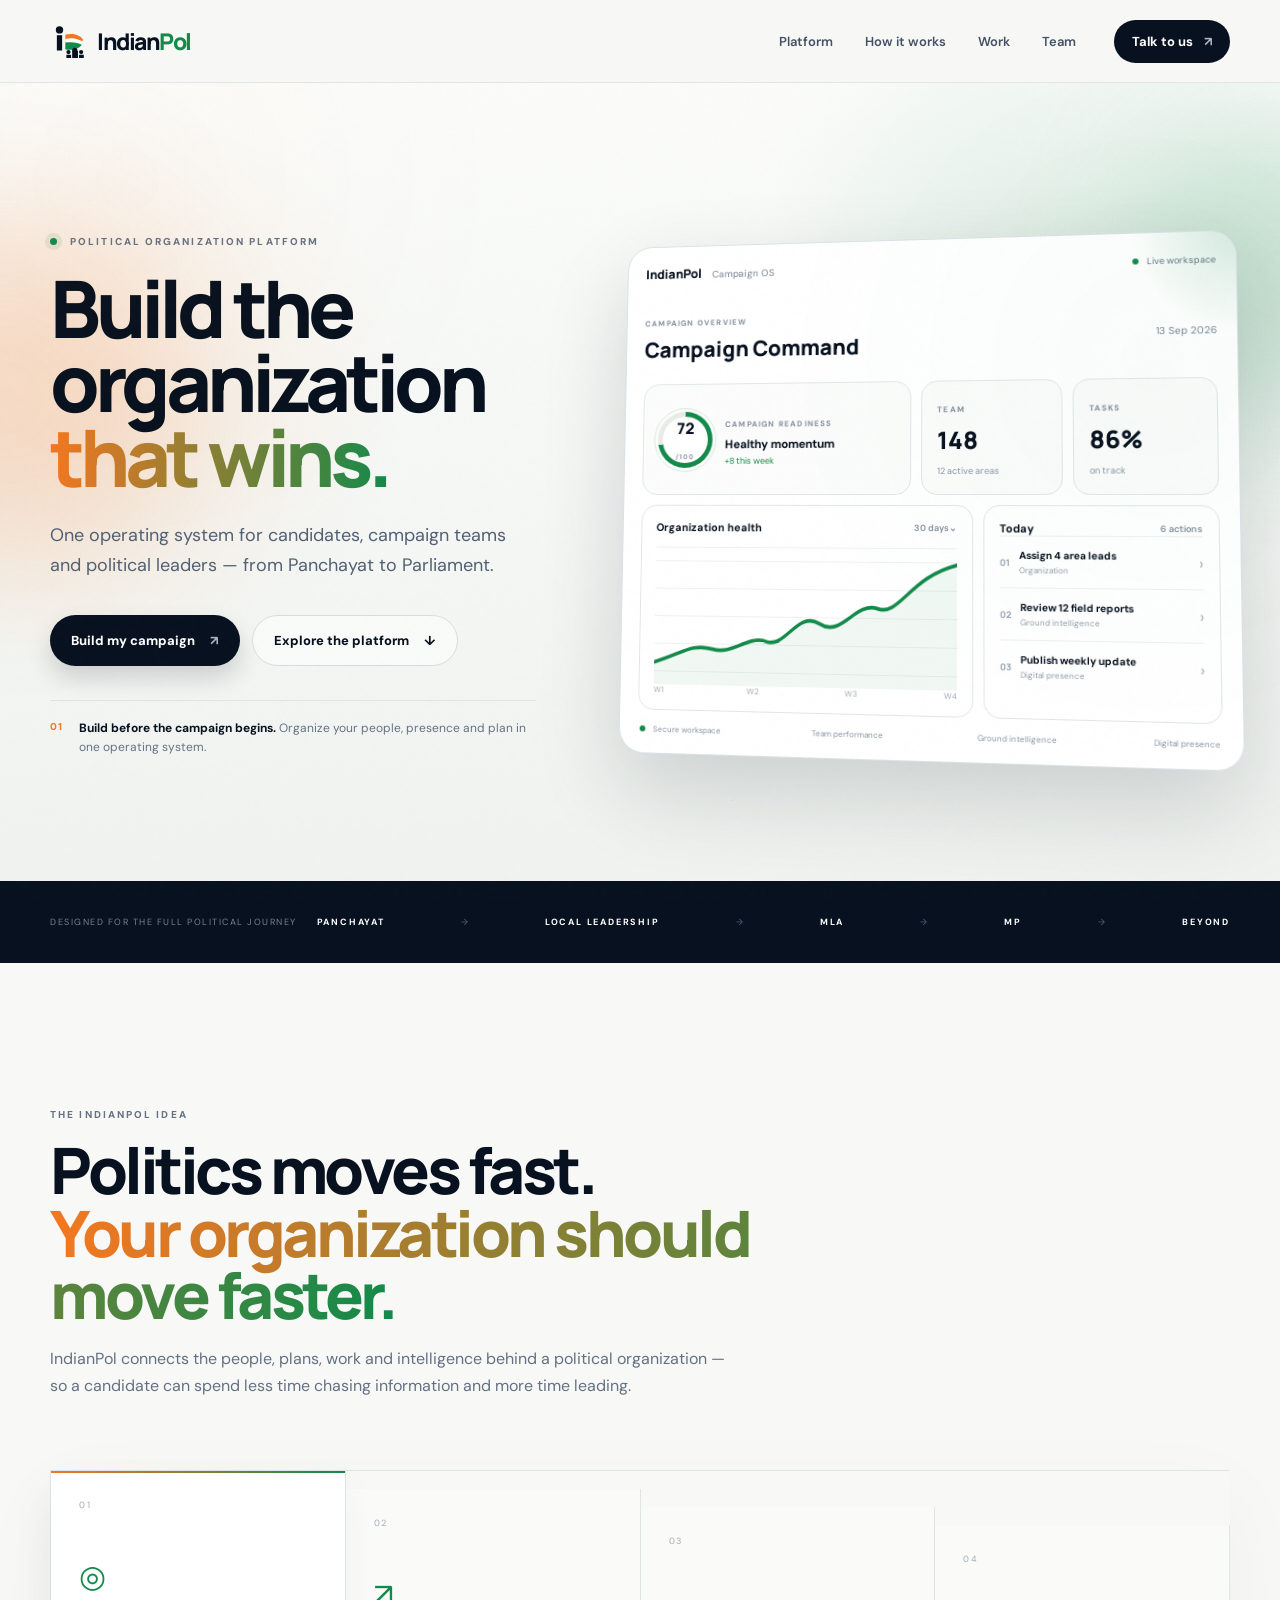
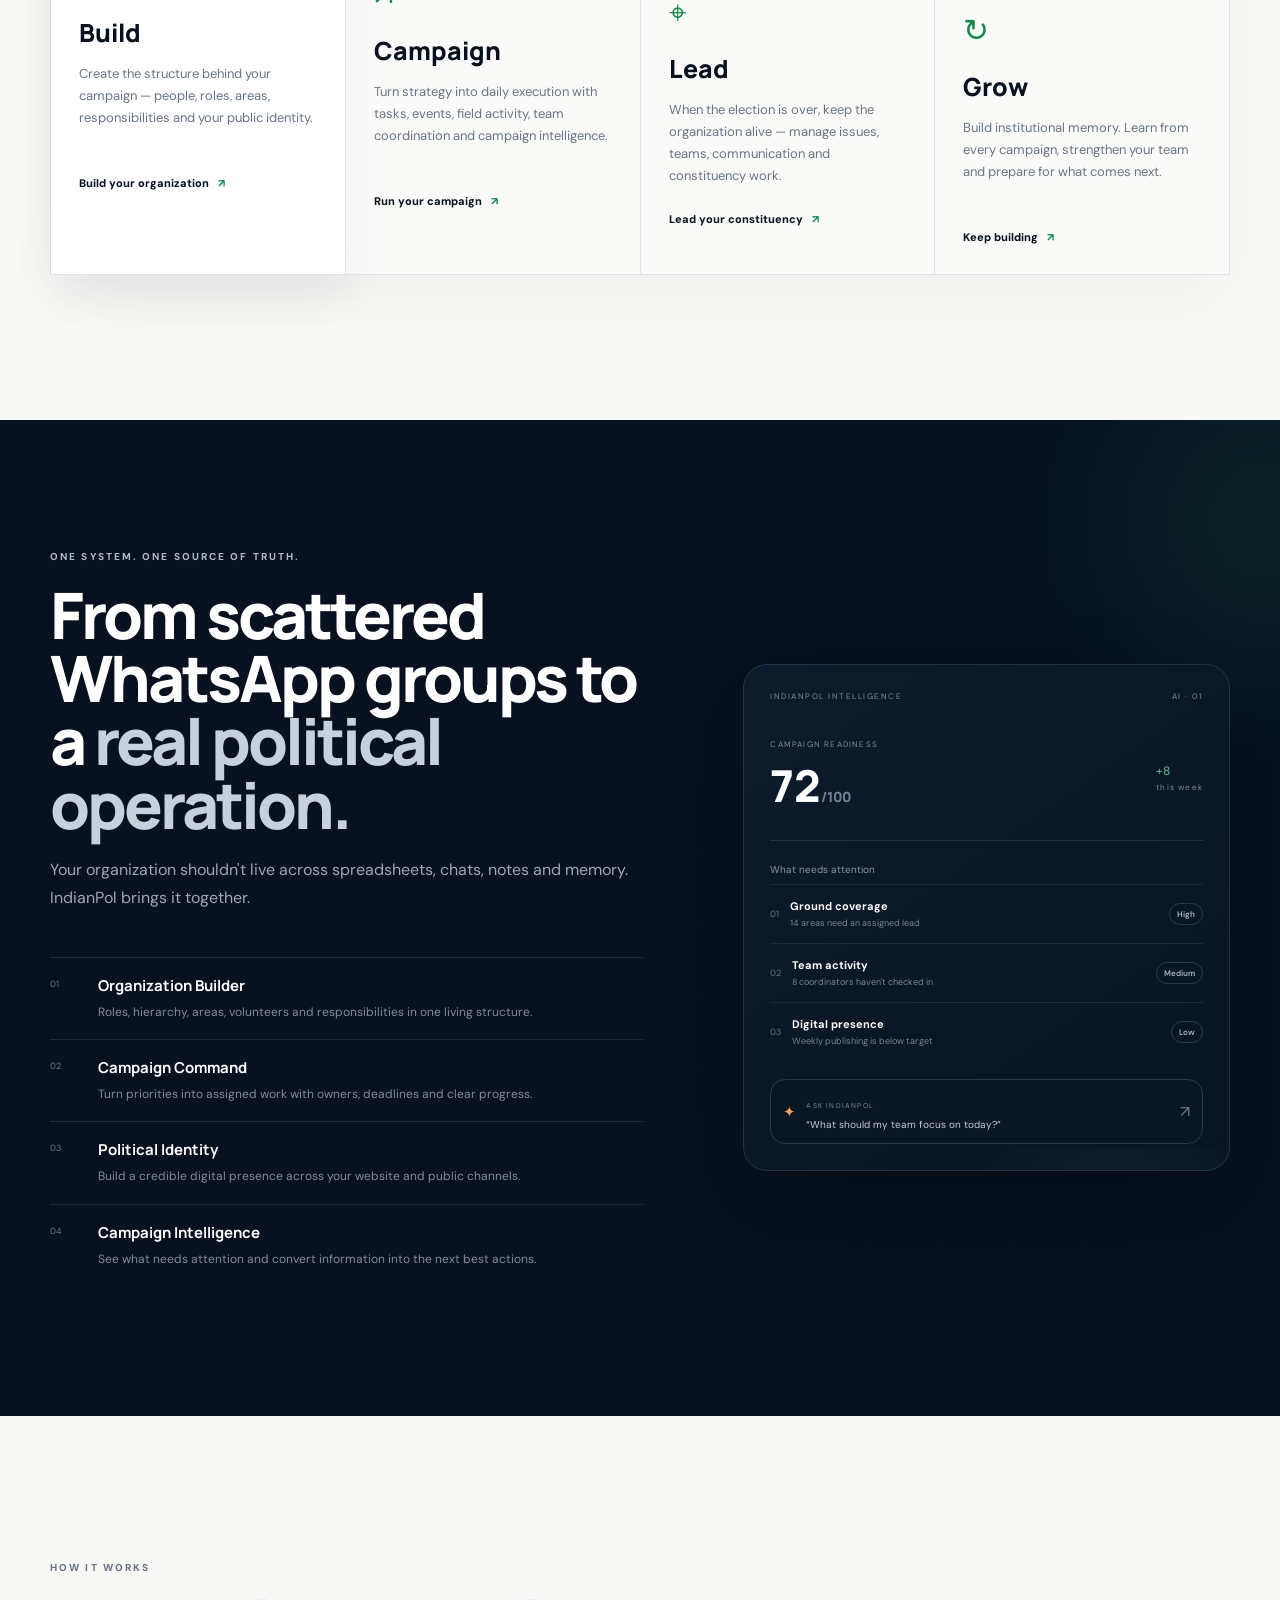
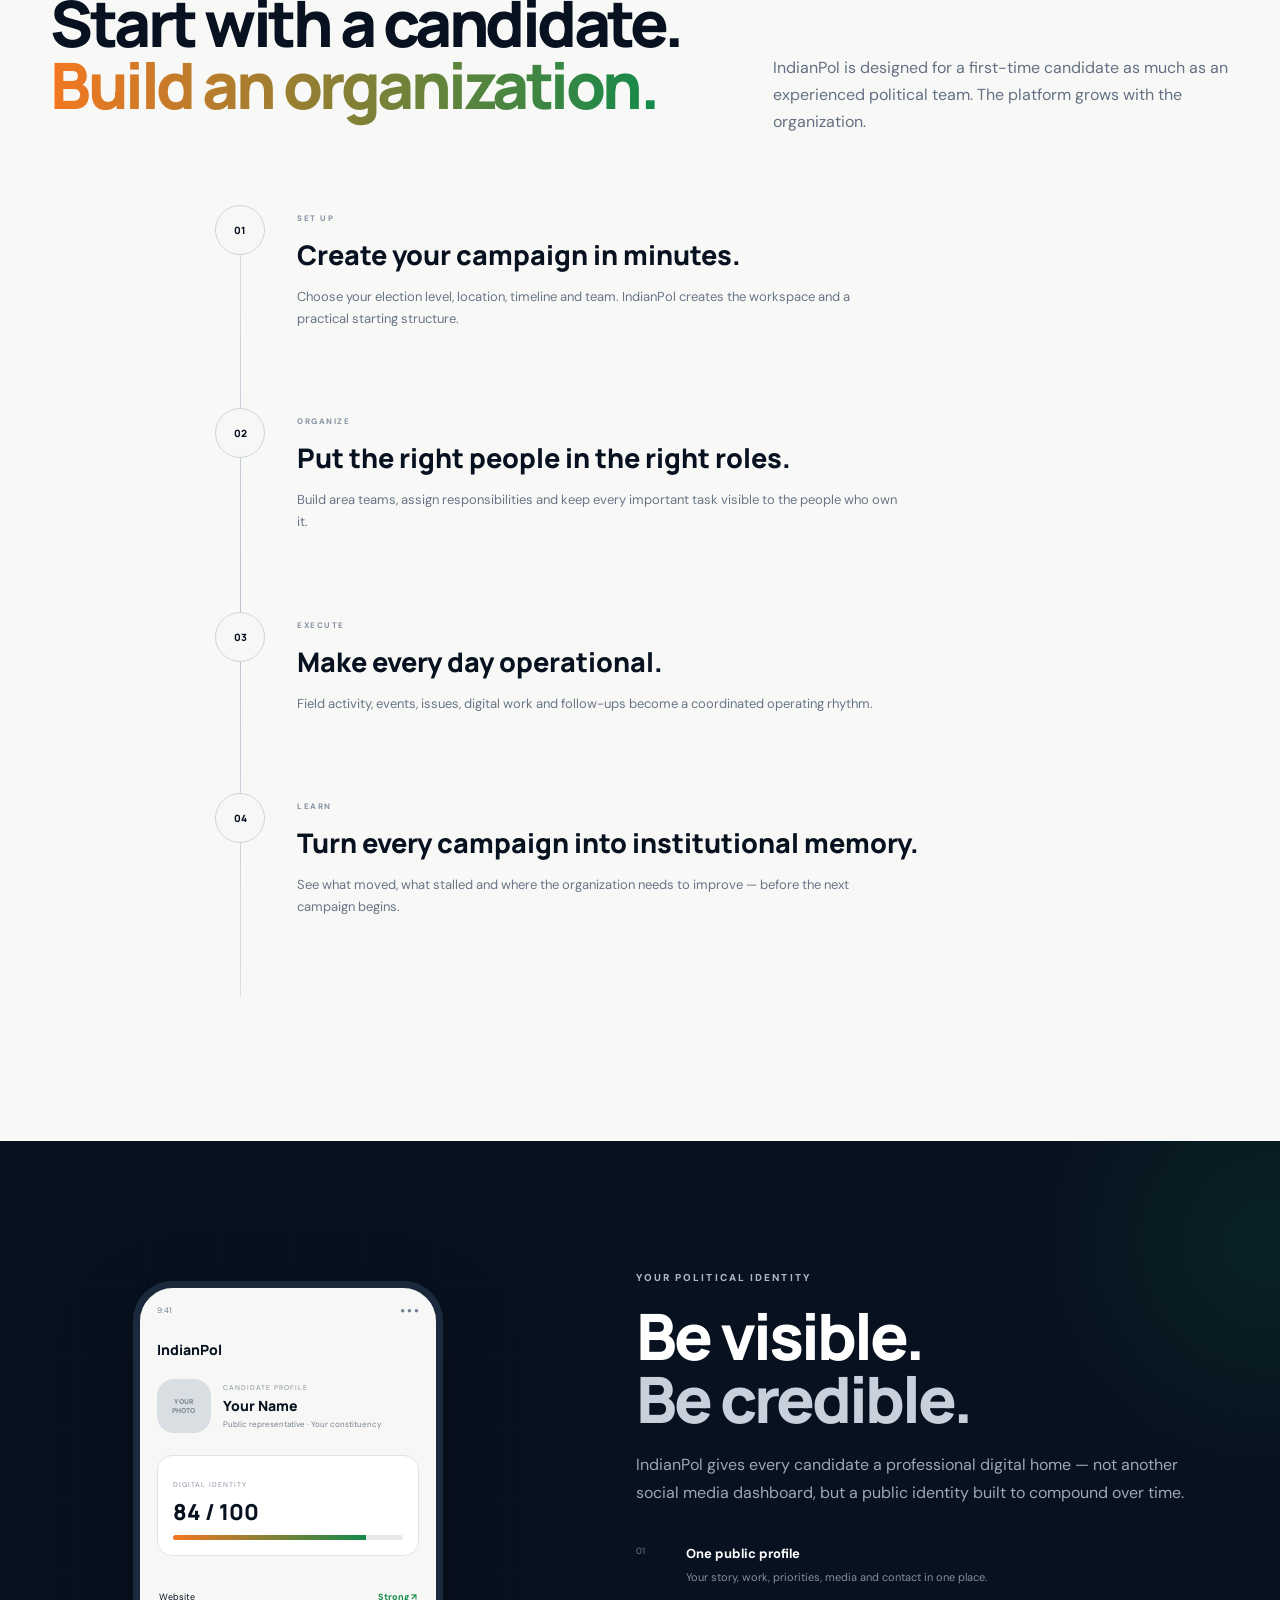
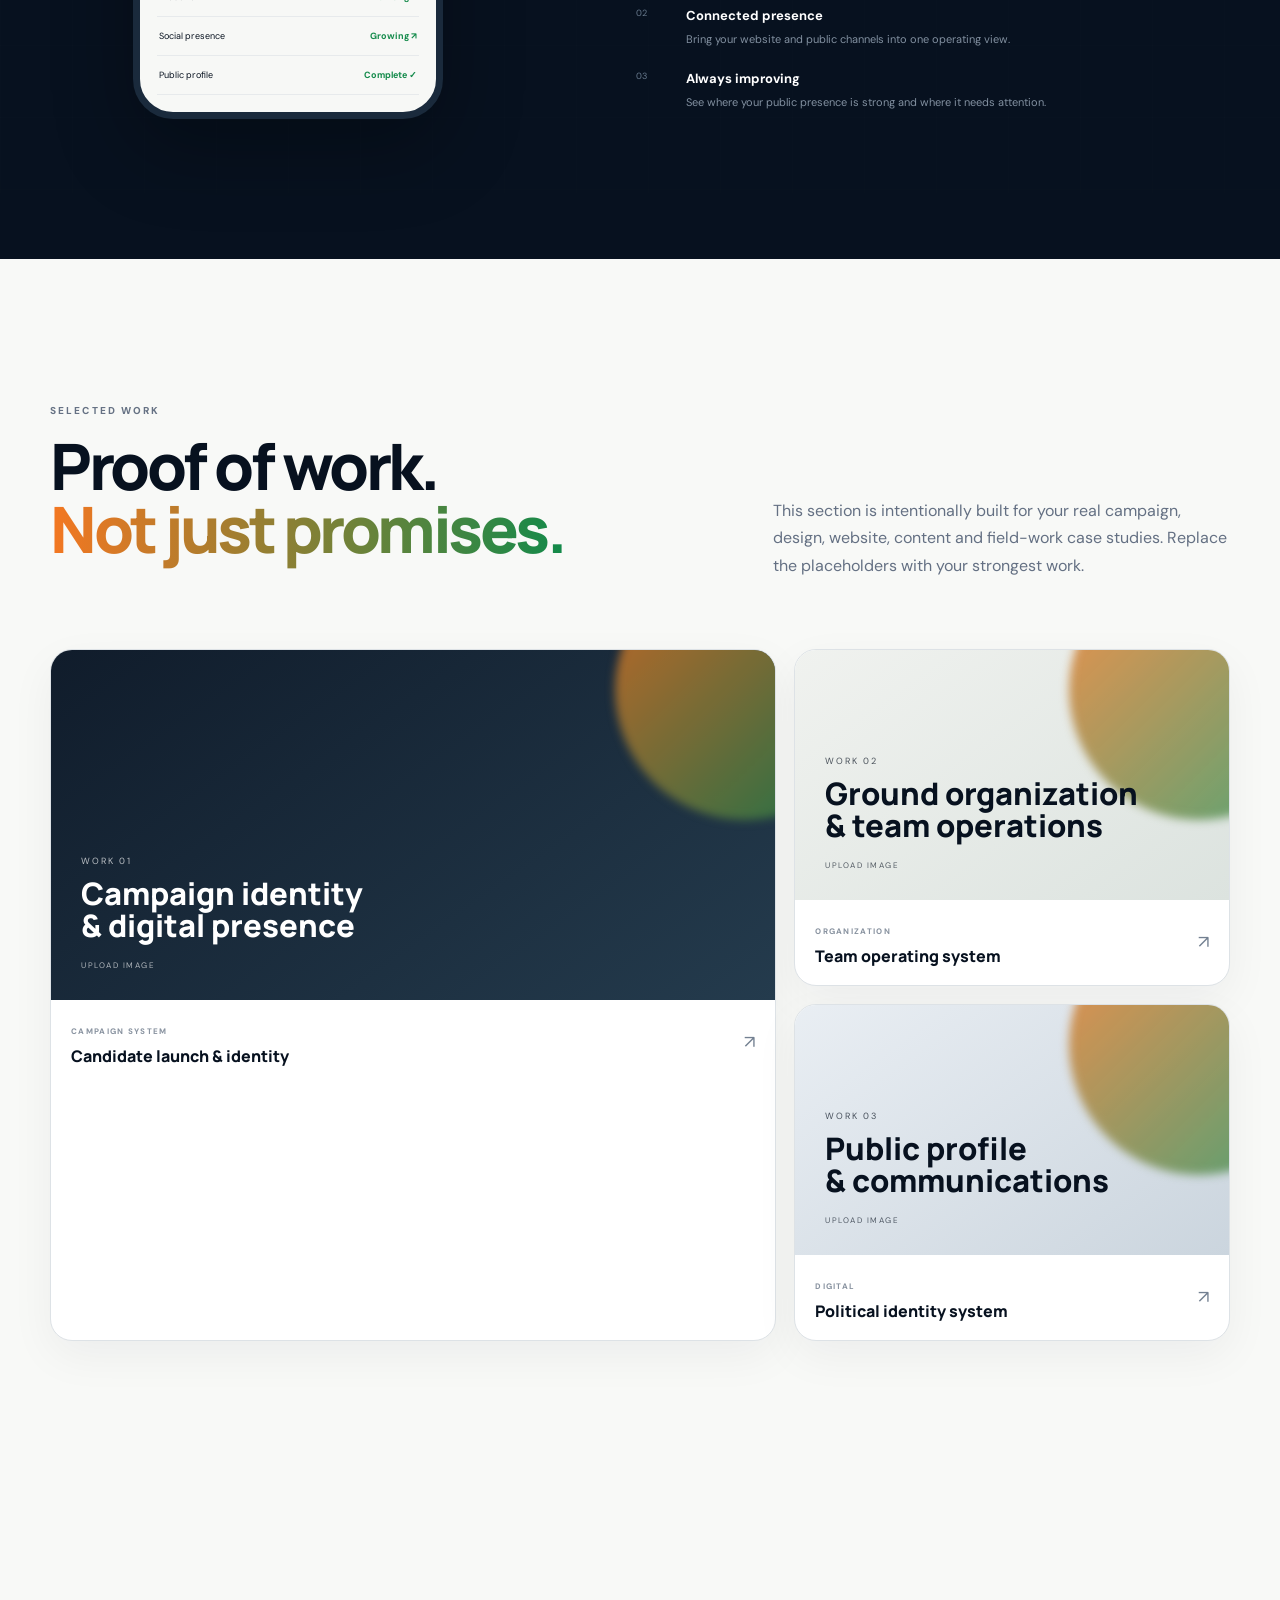
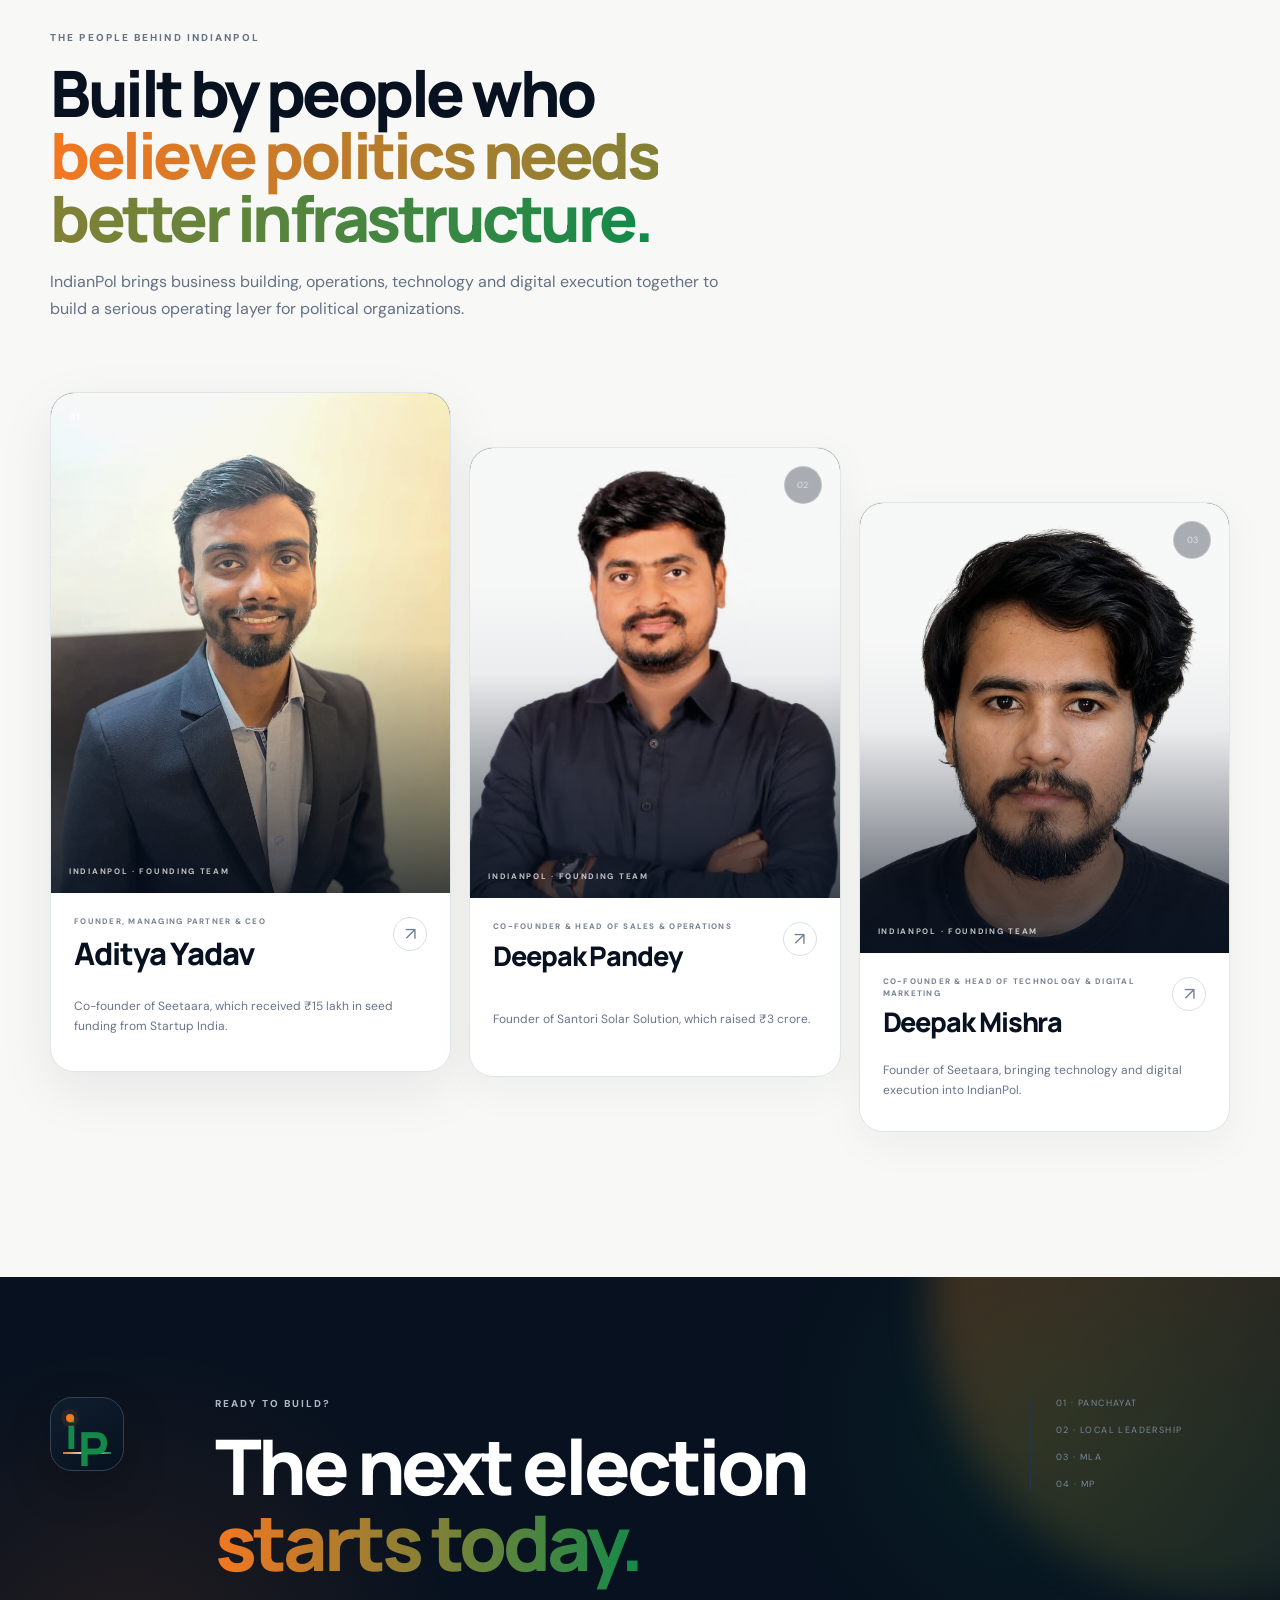
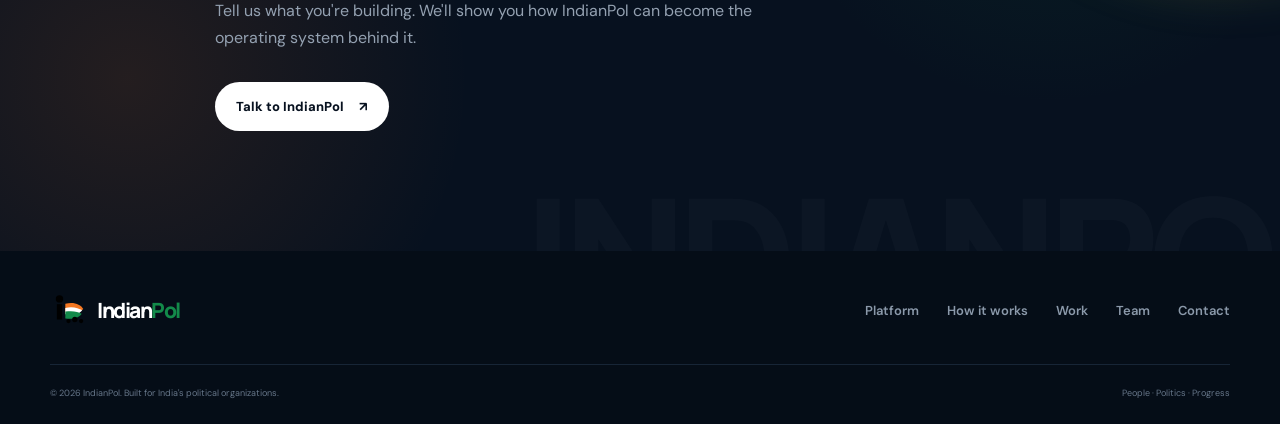
<file: index.html>
<!doctype html>
<html lang="en">
<head>
  <meta charset="utf-8" />
  <meta name="viewport" content="width=device-width, initial-scale=1" />
  <meta name="theme-color" content="#07111f" />
  <meta name="description" content="IndianPol is a political organization platform for candidates and leaders — from Panchayat to Parliament." />
  <title>IndianPol — Build the organization that wins.</title>
  <link rel="preconnect" href="https://fonts.googleapis.com">
  <link rel="preconnect" href="https://fonts.gstatic.com" crossorigin>
  <link href="https://fonts.googleapis.com/css2?family=DM+Sans:wght@400;500;600;700&family=Manrope:wght@500;600;700;800&display=swap" rel="stylesheet">
  <link rel="stylesheet" href="styles.css" />
</head>
<body>
  <div class="site-noise"></div>
  <header class="nav-wrap" id="top">
    <nav class="nav container">
      <a class="brand" href="#top" aria-label="IndianPol home">
        <span class="brand-mark" aria-hidden="true">
          <svg viewBox="0 0 72 72" role="img">
            <circle cx="18" cy="15" r="7" fill="currentColor"/>
            <path d="M13 25h10v29H13z" fill="currentColor"/>
            <path d="M29 24c16-4 29 1 34 10-7 8-18 11-34 8V24Z" fill="#f47721"/>
            <path d="M29 32c14-3 25 0 32 5-6 7-17 9-32 7V32Z" fill="#fff"/>
            <path d="M29 39c14-2 24 0 31 4-5 8-16 11-31 9V39Z" fill="#138a4a"/>
            <circle cx="35" cy="57" r="4" fill="currentColor"/>
            <circle cx="47" cy="54" r="5" fill="currentColor"/>
            <circle cx="59" cy="57" r="4" fill="currentColor"/>
            <path d="M31 62h9v6h-9zm11-7h11v13H42zm13 7h9v6h-9z" fill="currentColor"/>
          </svg>
        </span>
        <span class="brand-word"><span>Indian</span><b>Pol</b></span>
      </a>
      <div class="nav-links">
        <a href="#platform">Platform</a>
        <a href="#how">How it works</a>
        <a href="#showcase">Work</a>
        <a href="#team">Team</a>
      </div>
      <a class="nav-cta" href="#contact">Talk to us <span>↗</span></a>
      <button class="menu-btn" aria-label="Open menu"><span></span><span></span></button>
    </nav>
    <div class="mobile-menu">
      <a href="#platform">Platform</a><a href="#how">How it works</a><a href="#showcase">Work</a><a href="#team">Team</a><a href="#contact">Talk to us ↗</a>
    </div>
  </header>

  <main>
    <section class="hero">
      <div class="hero-glow glow-one"></div><div class="hero-glow glow-two"></div>
      <div class="container hero-grid">
        <div class="hero-copy reveal">
          <div class="eyebrow"><span class="pulse"></span> POLITICAL ORGANIZATION PLATFORM</div>
          <h1>Build the organization<br><em>that wins.</em></h1>
          <p class="hero-lead">One operating system for candidates, campaign teams and political leaders — from Panchayat to Parliament.</p>
          <div class="hero-actions">
            <a class="btn btn-primary" href="#contact">Build my campaign <span>↗</span></a>
            <a class="btn btn-ghost" href="#platform">Explore the platform <span>↓</span></a>
          </div>
          <div class="hero-note"><span>01</span><div><strong>Build before the campaign begins.</strong> Organize your people, presence and plan in one operating system.</div></div>
        </div>
        <div class="hero-visual reveal delay-1">
          <div class="dashboard-shell">
            <div class="dash-top"><div class="dash-brand">IndianPol <span>Campaign OS</span></div><div class="dash-live"><i></i> Live workspace</div></div>
            <div class="dash-title"><div><small>CAMPAIGN OVERVIEW</small><h3>Campaign Command</h3></div><div class="dash-date">13 Sep 2026</div></div>
            <div class="score-row">
              <div class="score-card score-main"><div class="score-ring"><span>72</span><small>/100</small></div><div><small>CAMPAIGN READINESS</small><strong>Healthy momentum</strong><p>+8 this week</p></div></div>
              <div class="mini-stat"><small>TEAM</small><strong data-count="148">148</strong><span>12 active areas</span></div>
              <div class="mini-stat"><small>TASKS</small><strong data-count="86" data-suffix="%">86%</strong><span>on track</span></div>
            </div>
            <div class="dash-grid">
              <div class="panel chart-panel"><div class="panel-head"><strong>Organization health</strong><span>30 days⌄</span></div><div class="chart"><i></i><i></i><i></i><i></i><i></i><i></i><i></i><svg viewBox="0 0 460 150" preserveAspectRatio="none"><path d="M0 126 C45 116 58 105 91 111 S145 95 174 102 S222 67 255 82 S309 57 342 65 S390 31 460 18" fill="none" stroke="currentColor" stroke-width="4" stroke-linecap="round"/><path d="M0 126 C45 116 58 105 91 111 S145 95 174 102 S222 67 255 82 S309 57 342 65 S390 31 460 18 V150 H0Z" fill="currentColor" opacity=".06"/></svg></div><div class="chart-labels"><span>W1</span><span>W2</span><span>W3</span><span>W4</span></div></div>
              <div class="panel action-panel"><div class="panel-head"><strong>Today</strong><span>6 actions</span></div><div class="action"><b>01</b><div><strong>Assign 4 area leads</strong><small>Organization</small></div><span>›</span></div><div class="action"><b>02</b><div><strong>Review 12 field reports</strong><small>Ground intelligence</small></div><span>›</span></div><div class="action"><b>03</b><div><strong>Publish weekly update</strong><small>Digital presence</small></div><span>›</span></div></div>
            </div>
            <div class="dash-bottom"><span><i></i> Secure workspace</span><span>Team performance</span><span>Ground intelligence</span><span>Digital presence</span></div>
          </div>
        </div>
      </div>
      <div class="trust-strip"><div class="container"><span>DESIGNED FOR THE FULL POLITICAL JOURNEY</span><div class="trust-track"><b>PANCHAYAT</b><i>→</i><b>LOCAL LEADERSHIP</b><i>→</i><b>MLA</b><i>→</i><b>MP</b><i>→</i><b>BEYOND</b></div></div></div>
    </section>

    <section class="manifesto section" id="platform">
      <div class="container">
        <div class="section-intro reveal"><div class="eyebrow">THE INDIANPOL IDEA</div><h2>Politics moves fast.<br><span>Your organization should move faster.</span></h2><p>IndianPol connects the people, plans, work and intelligence behind a political organization — so a candidate can spend less time chasing information and more time leading.</p></div>
        <div class="stage-grid">
          <article class="stage-card active reveal"><div class="stage-number">01</div><div class="stage-icon">◎</div><h3>Build</h3><p>Create the structure behind your campaign — people, roles, areas, responsibilities and your public identity.</p><a href="#contact">Build your organization <span>↗</span></a></article>
          <article class="stage-card reveal delay-1"><div class="stage-number">02</div><div class="stage-icon">↗</div><h3>Campaign</h3><p>Turn strategy into daily execution with tasks, events, field activity, team coordination and campaign intelligence.</p><a href="#contact">Run your campaign <span>↗</span></a></article>
          <article class="stage-card reveal delay-2"><div class="stage-number">03</div><div class="stage-icon">⌖</div><h3>Lead</h3><p>When the election is over, keep the organization alive — manage issues, teams, communication and constituency work.</p><a href="#contact">Lead your constituency <span>↗</span></a></article>
          <article class="stage-card reveal delay-3"><div class="stage-number">04</div><div class="stage-icon">↻</div><h3>Grow</h3><p>Build institutional memory. Learn from every campaign, strengthen your team and prepare for what comes next.</p><a href="#contact">Keep building <span>↗</span></a></article>
        </div>
      </div>
    </section>

    <section class="feature-section section-dark">
      <div class="container feature-layout">
        <div class="feature-copy reveal"><div class="eyebrow light">ONE SYSTEM. ONE SOURCE OF TRUTH.</div><h2>From scattered WhatsApp groups to a <em>real political operation.</em></h2><p>Your organization shouldn't live across spreadsheets, chats, notes and memory. IndianPol brings it together.</p><div class="feature-list"><div><span>01</span><strong>Organization Builder</strong><p>Roles, hierarchy, areas, volunteers and responsibilities in one living structure.</p></div><div><span>02</span><strong>Campaign Command</strong><p>Turn priorities into assigned work with owners, deadlines and clear progress.</p></div><div><span>03</span><strong>Political Identity</strong><p>Build a credible digital presence across your website and public channels.</p></div><div><span>04</span><strong>Campaign Intelligence</strong><p>See what needs attention and convert information into the next best actions.</p></div></div></div>
        <div class="intelligence-card reveal delay-1"><div class="intel-top"><span>INDIANPOL INTELLIGENCE</span><span>AI · 01</span></div><div class="intel-score"><div><small>CAMPAIGN READINESS</small><strong>72<span>/100</span></strong></div><div class="score-badge">+8 <small>this week</small></div></div><div class="intel-divider"></div><div class="priority-title">What needs attention</div><div class="priority"><span class="p-num">01</span><div><strong>Ground coverage</strong><small>14 areas need an assigned lead</small></div><b>High</b></div><div class="priority"><span class="p-num">02</span><div><strong>Team activity</strong><small>8 coordinators haven't checked in</small></div><b>Medium</b></div><div class="priority"><span class="p-num">03</span><div><strong>Digital presence</strong><small>Weekly publishing is below target</small></div><b>Low</b></div><div class="intel-ai"><span>✦</span><div><small>ASK INDIANPOL</small><p>“What should my team focus on today?”</p></div><span>↗</span></div></div>
      </div>
    </section>

    <section class="workflow section" id="how">
      <div class="container">
        <div class="section-intro split reveal"><div><div class="eyebrow">HOW IT WORKS</div><h2>Start with a candidate.<br><span>Build an organization.</span></h2></div><p>IndianPol is designed for a first-time candidate as much as an experienced political team. The platform grows with the organization.</p></div>
        <div class="timeline">
          <div class="timeline-line"></div>
          <div class="time-step reveal"><div class="time-dot">01</div><div><small>SET UP</small><h3>Create your campaign in minutes.</h3><p>Choose your election level, location, timeline and team. IndianPol creates the workspace and a practical starting structure.</p></div></div>
          <div class="time-step reveal delay-1"><div class="time-dot">02</div><div><small>ORGANIZE</small><h3>Put the right people in the right roles.</h3><p>Build area teams, assign responsibilities and keep every important task visible to the people who own it.</p></div></div>
          <div class="time-step reveal delay-2"><div class="time-dot">03</div><div><small>EXECUTE</small><h3>Make every day operational.</h3><p>Field activity, events, issues, digital work and follow-ups become a coordinated operating rhythm.</p></div></div>
          <div class="time-step reveal delay-3"><div class="time-dot">04</div><div><small>LEARN</small><h3>Turn every campaign into institutional memory.</h3><p>See what moved, what stalled and where the organization needs to improve — before the next campaign begins.</p></div></div>
        </div>
      </div>
    </section>

    <section class="identity section-dark">
      <div class="container identity-grid"><div class="identity-visual reveal"><div class="phone"><div class="phone-top"><span>9:41</span><span>● ● ●</span></div><div class="phone-brand">IndianPol</div><div class="profile-head"><div class="avatar">YOUR<br>PHOTO</div><div><small>CANDIDATE PROFILE</small><strong>Your Name</strong><span>Public representative · Your constituency</span></div></div><div class="profile-score"><small>DIGITAL IDENTITY</small><strong>84 / 100</strong><div class="bar"><i></i></div></div><div class="profile-item"><span>Website</span><b>Strong ↗</b></div><div class="profile-item"><span>Social presence</span><b>Growing ↗</b></div><div class="profile-item"><span>Public profile</span><b>Complete ✓</b></div></div></div><div class="identity-copy reveal delay-1"><div class="eyebrow light">YOUR POLITICAL IDENTITY</div><h2>Be visible.<br><em>Be credible.</em></h2><p>IndianPol gives every candidate a professional digital home — not another social media dashboard, but a public identity built to compound over time.</p><div class="identity-points"><span>01</span><div><strong>One public profile</strong><p>Your story, work, priorities, media and contact in one place.</p></div><span>02</span><div><strong>Connected presence</strong><p>Bring your website and public channels into one operating view.</p></div><span>03</span><div><strong>Always improving</strong><p>See where your public presence is strong and where it needs attention.</p></div></div></div></div>
    </section>

    <section class="showcase section" id="showcase">
      <div class="container">
        <div class="section-intro split reveal"><div><div class="eyebrow">SELECTED WORK</div><h2>Proof of work.<br><span>Not just promises.</span></h2></div><p>This section is intentionally built for your real campaign, design, website, content and field-work case studies. Replace the placeholders with your strongest work.</p></div>
        <div class="work-grid">
          <article class="work-card work-large reveal"><div class="work-placeholder"><span>WORK 01</span><strong>Campaign identity<br>&amp; digital presence</strong><small>UPLOAD IMAGE</small></div><div class="work-meta"><div><small>CAMPAIGN SYSTEM</small><h3>Candidate launch &amp; identity</h3></div><span>↗</span></div></article>
          <article class="work-card reveal delay-1"><div class="work-placeholder alt"><span>WORK 02</span><strong>Ground organization<br>&amp; team operations</strong><small>UPLOAD IMAGE</small></div><div class="work-meta"><div><small>ORGANIZATION</small><h3>Team operating system</h3></div><span>↗</span></div></article>
          <article class="work-card reveal delay-2"><div class="work-placeholder alt2"><span>WORK 03</span><strong>Public profile<br>&amp; communications</strong><small>UPLOAD IMAGE</small></div><div class="work-meta"><div><small>DIGITAL</small><h3>Political identity system</h3></div><span>↗</span></div></article>
        </div>
      </div>
    </section>

    <section class="team section" id="team">
      <div class="container">
        <div class="section-intro reveal"><div class="eyebrow">THE PEOPLE BEHIND INDIANPOL</div><h2>Built by people who<br><span>believe politics needs better infrastructure.</span></h2><p>IndianPol brings business building, operations, technology and digital execution together to build a serious operating layer for political organizations.</p></div>
        <div class="founders-grid">
          <article class="founder founder-feature reveal">
            <div class="founder-photo founder-photo-aditya"><img src="aditya-yadav.jpeg" alt="Aditya Yadav, Founder, Managing Partner and CEO of IndianPol" loading="lazy"><div class="founder-photo-shade"></div><div class="founder-index">01</div><div class="founder-photo-label">INDIANPOL · FOUNDING TEAM</div></div>
            <div class="founder-info"><div><small>FOUNDER, MANAGING PARTNER &amp; CEO</small><h3>Aditya Yadav</h3></div><span class="founder-arrow">↗</span><p>Co-founder of Seetaara, which received ₹15 lakh in seed funding from Startup India.</p></div>
          </article>
          <article class="founder reveal delay-1">
            <div class="founder-photo founder-photo-deepak"><img src="deepak-pandey.jpeg" alt="Deepak Pandey, Co-Founder and Head of Sales and Operations at IndianPol" loading="lazy"><div class="founder-photo-shade"></div><div class="founder-index">02</div><div class="founder-photo-label">INDIANPOL · FOUNDING TEAM</div></div>
            <div class="founder-info"><div><small>CO-FOUNDER &amp; HEAD OF SALES &amp; OPERATIONS</small><h3>Deepak Pandey</h3></div><span class="founder-arrow">↗</span><p>Founder of Santori Solar Solution, which raised ₹3 crore.</p></div>
          </article>
          <article class="founder reveal delay-2">
            <div class="founder-photo founder-photo-mishra"><img src="deepak-mishra.jpeg" alt="Deepak Mishra, Co-Founder and Head of Technology and Digital Marketing at IndianPol" loading="lazy"><div class="founder-photo-shade"></div><div class="founder-index">03</div><div class="founder-photo-label">INDIANPOL · FOUNDING TEAM</div></div>
            <div class="founder-info"><div><small>CO-FOUNDER &amp; HEAD OF TECHNOLOGY &amp; DIGITAL MARKETING</small><h3>Deepak Mishra</h3></div><span class="founder-arrow">↗</span><p>Founder of Seetaara, bringing technology and digital execution into IndianPol.</p></div>
          </article>
        </div>
      </div>
    </section>

    <section class="cta" id="contact">
      <div class="container cta-inner"><div class="cta-mark" aria-label="IndianPol monogram"><span class="mono-i">i</span><span class="mono-p">P</span><i></i></div><div><div class="eyebrow light">READY TO BUILD?</div><h2>The next election<br><em>starts today.</em></h2><p>Tell us what you're building. We'll show you how IndianPol can become the operating system behind it.</p><a class="btn btn-light" href="mailto:hello@indianpol.com">Talk to IndianPol <span>↗</span></a></div><div class="cta-side"><span>01 · PANCHAYAT</span><span>02 · LOCAL LEADERSHIP</span><span>03 · MLA</span><span>04 · MP</span></div></div>
    </section>
  </main>

  <footer class="footer"><div class="container footer-top"><a class="brand" href="#top"><span class="brand-mark"><svg viewBox="0 0 72 72"><circle cx="18" cy="15" r="7"/><path d="M13 25h10v29H13z"/><path d="M29 24c16-4 29 1 34 10-7 8-18 11-34 8V24Z" fill="#f47721"/><path d="M29 32c14-3 25 0 32 5-6 7-17 9-32 7V32Z" fill="#fff"/><path d="M29 39c14-2 24 0 31 4-5 8-16 11-31 9V39Z" fill="#138a4a"/><circle cx="35" cy="57" r="4"/><circle cx="47" cy="54" r="5"/><circle cx="59" cy="57" r="4"/></svg></span><span class="brand-word"><span>Indian</span><b>Pol</b></span></a><div class="footer-links"><a href="#platform">Platform</a><a href="#how">How it works</a><a href="#showcase">Work</a><a href="#team">Team</a><a href="mailto:hello@indianpol.com">Contact</a></div></div><div class="container footer-bottom"><span>© 2026 IndianPol. Built for India's political organizations.</span><span>People · Politics · Progress</span></div></footer>
  <script src="script.js"></script>
</body>
</html>
</file>
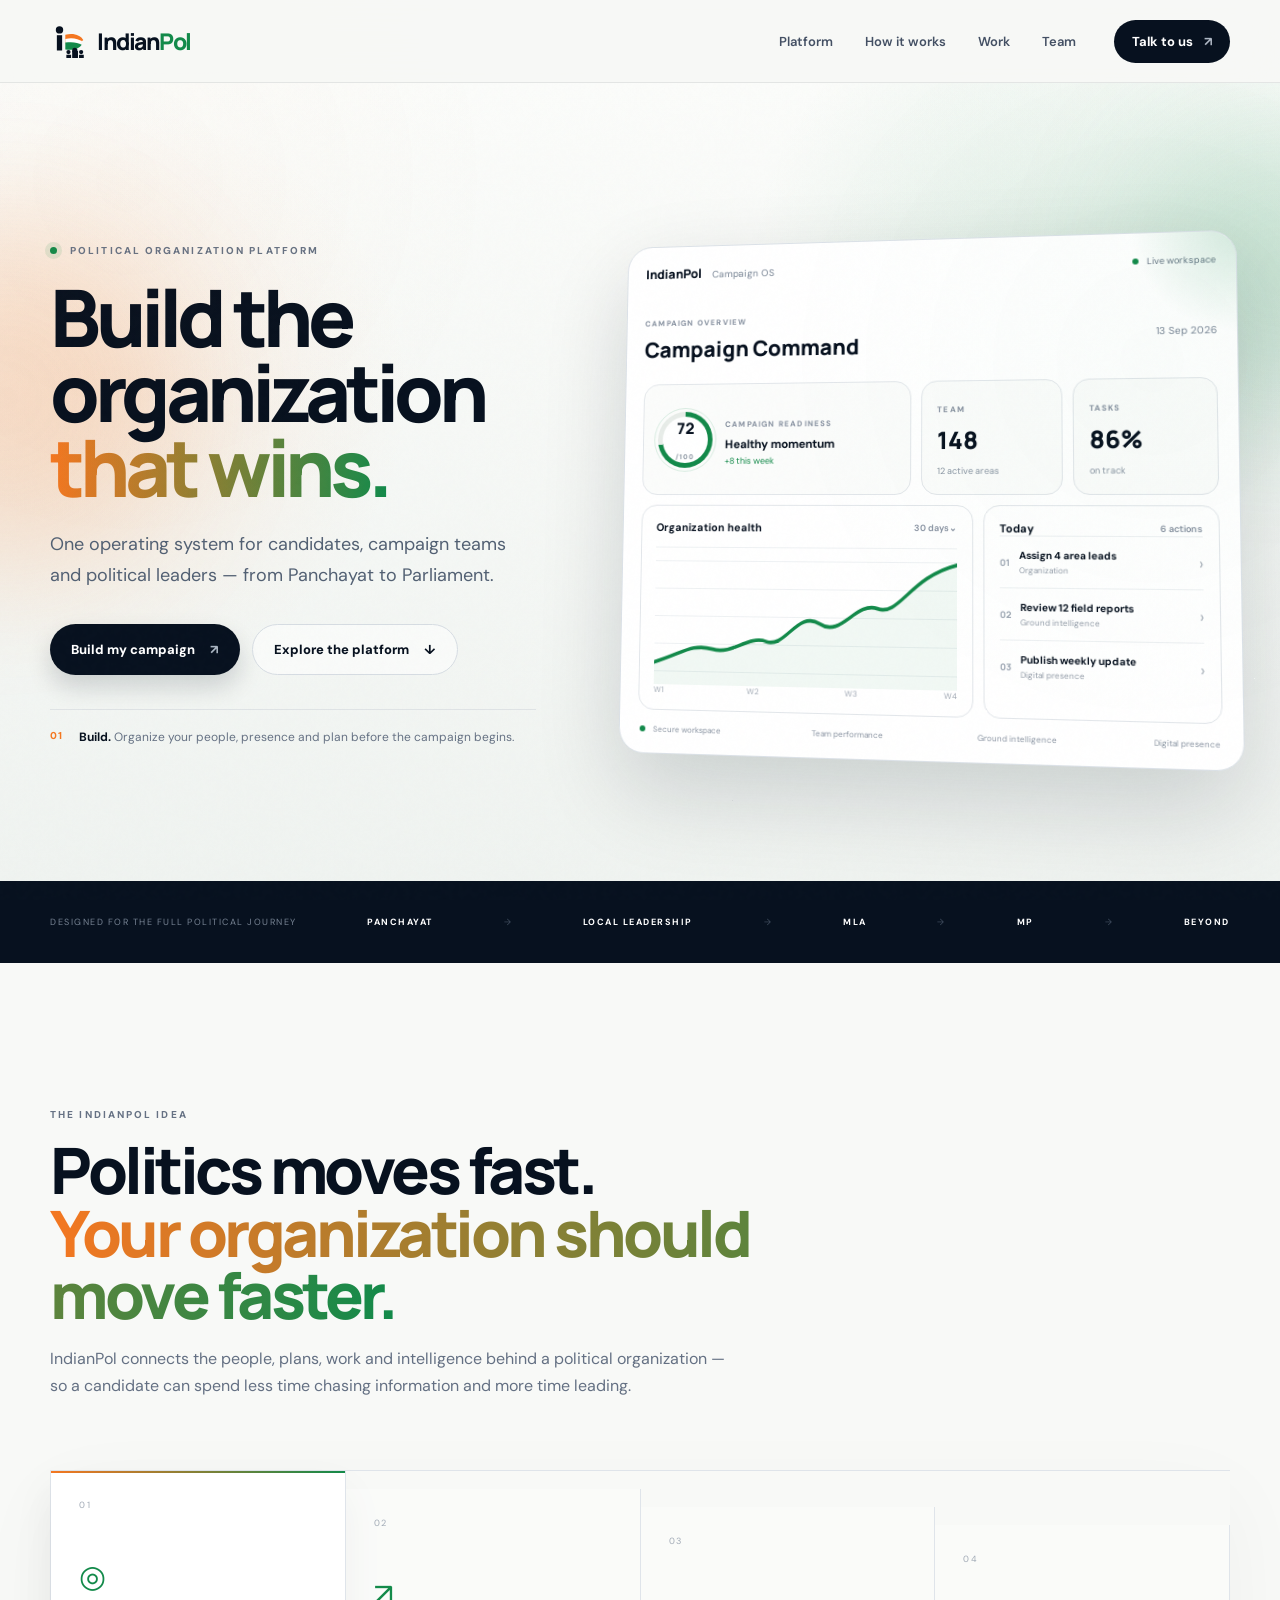
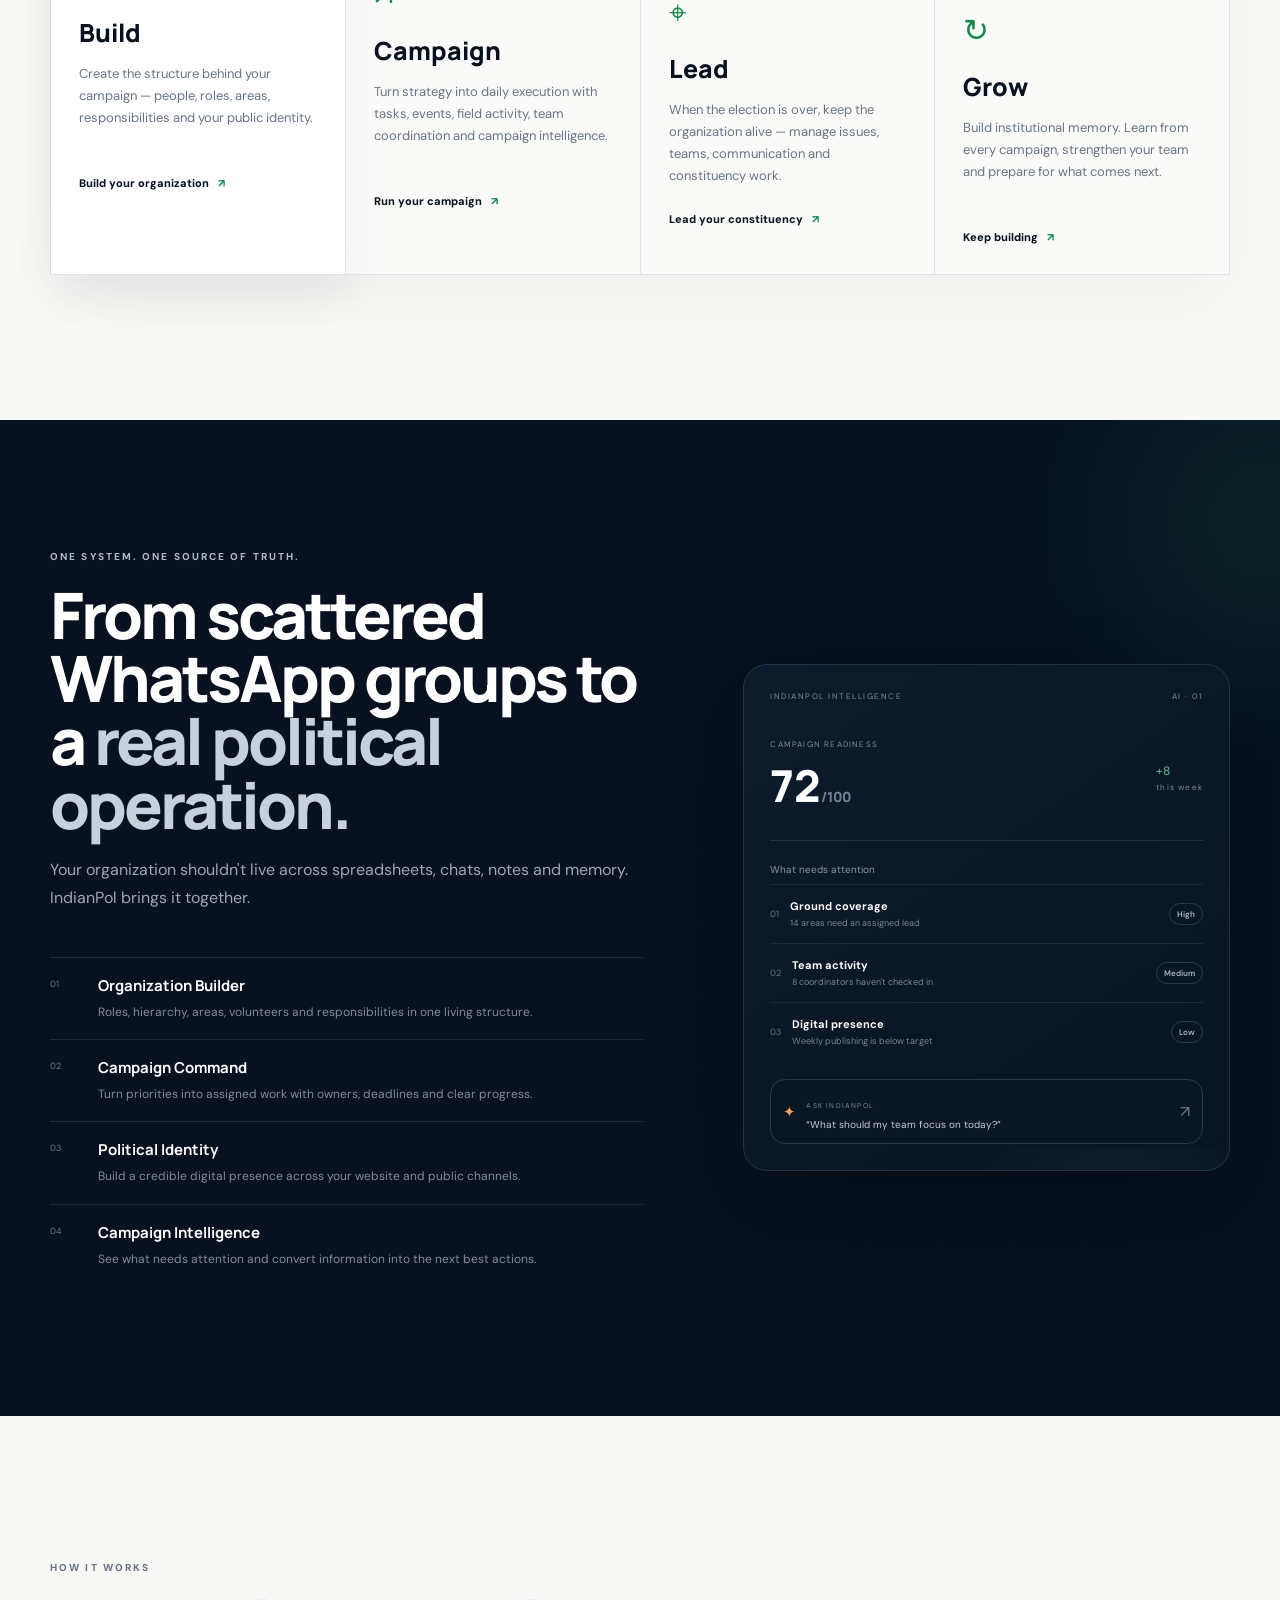
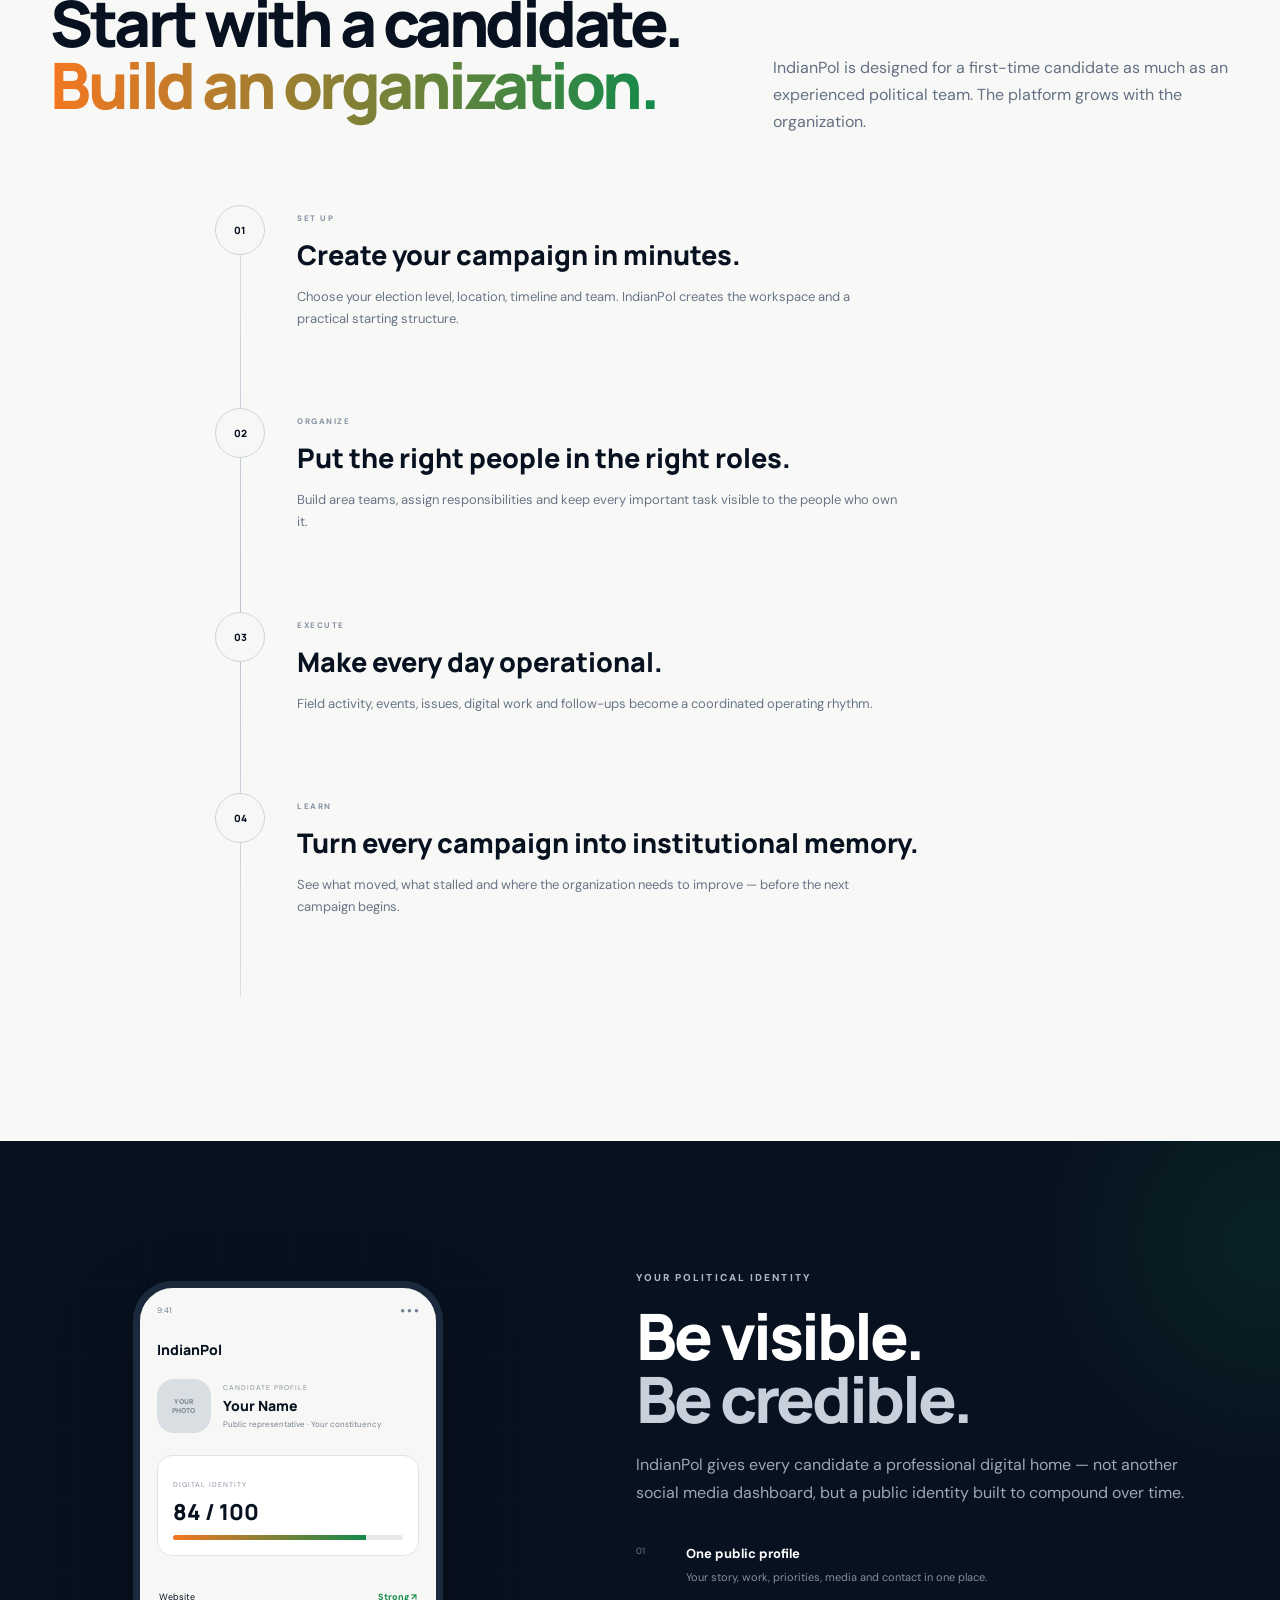
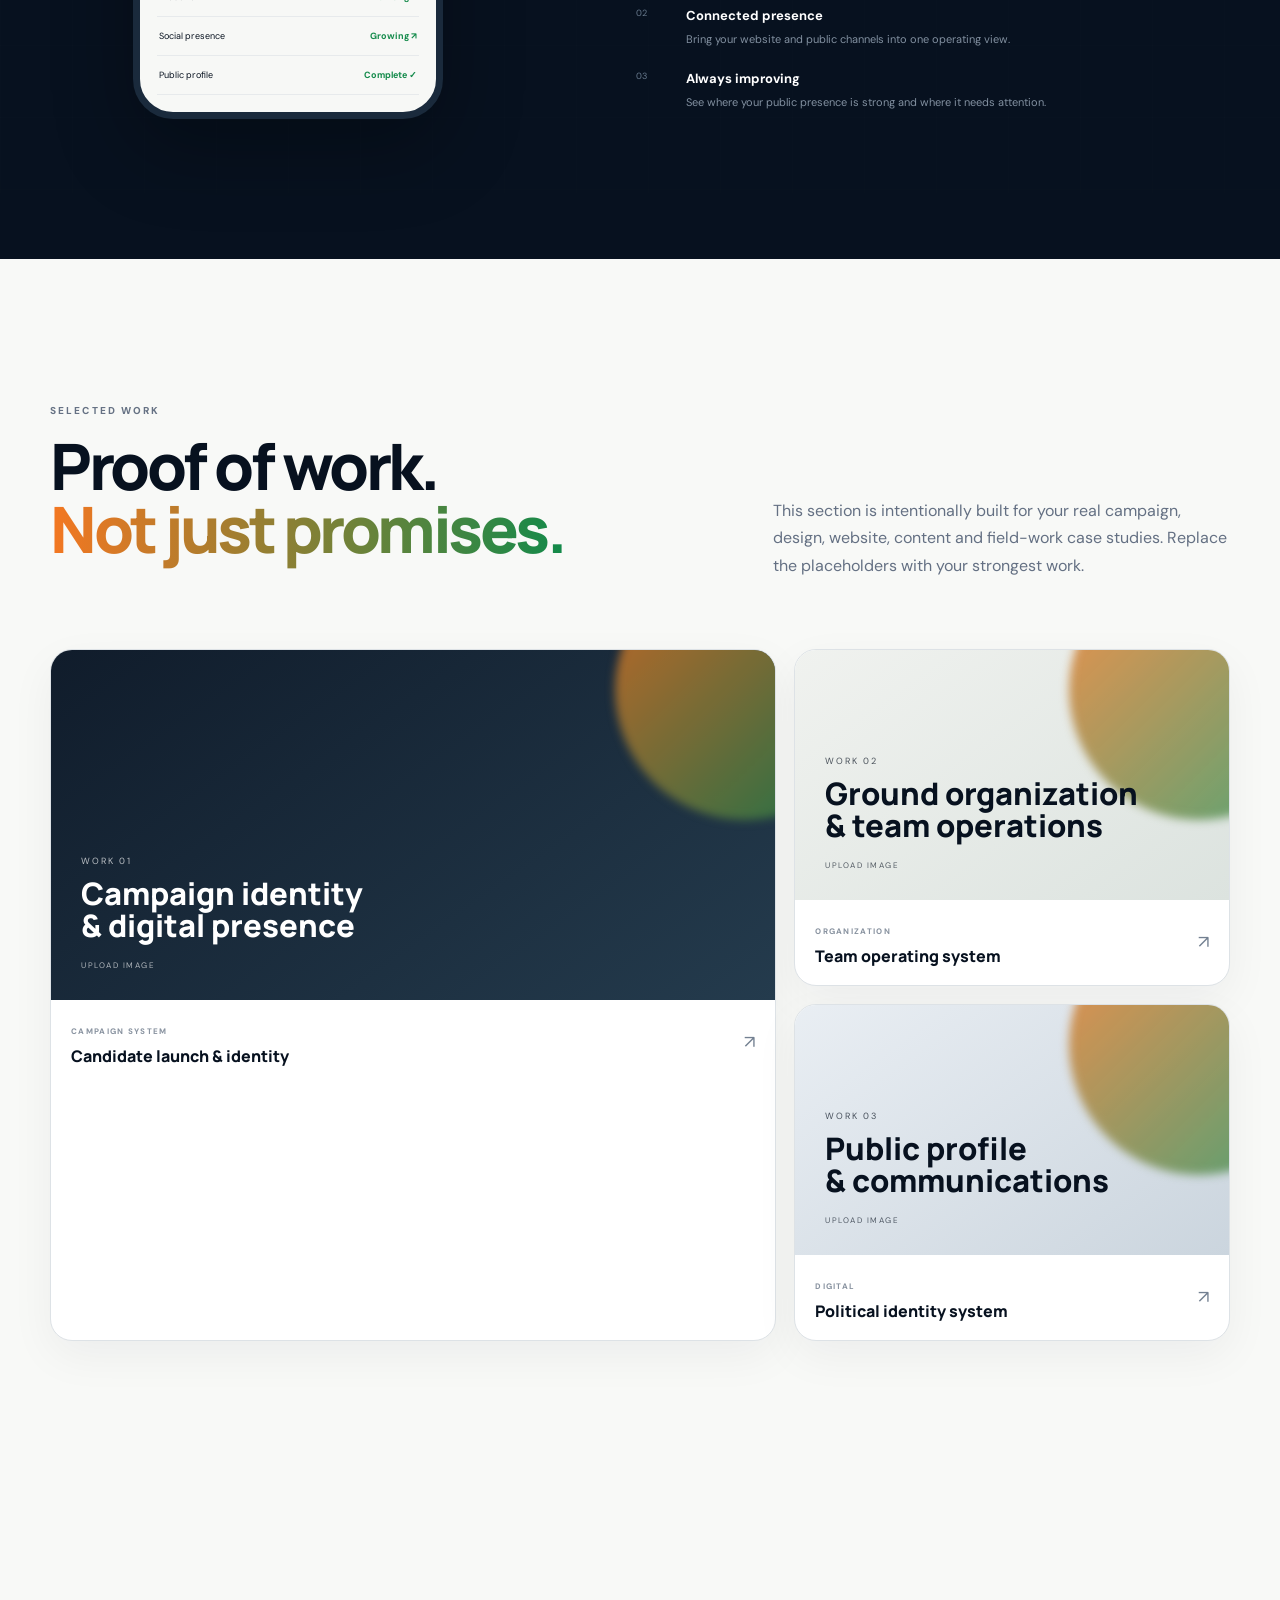
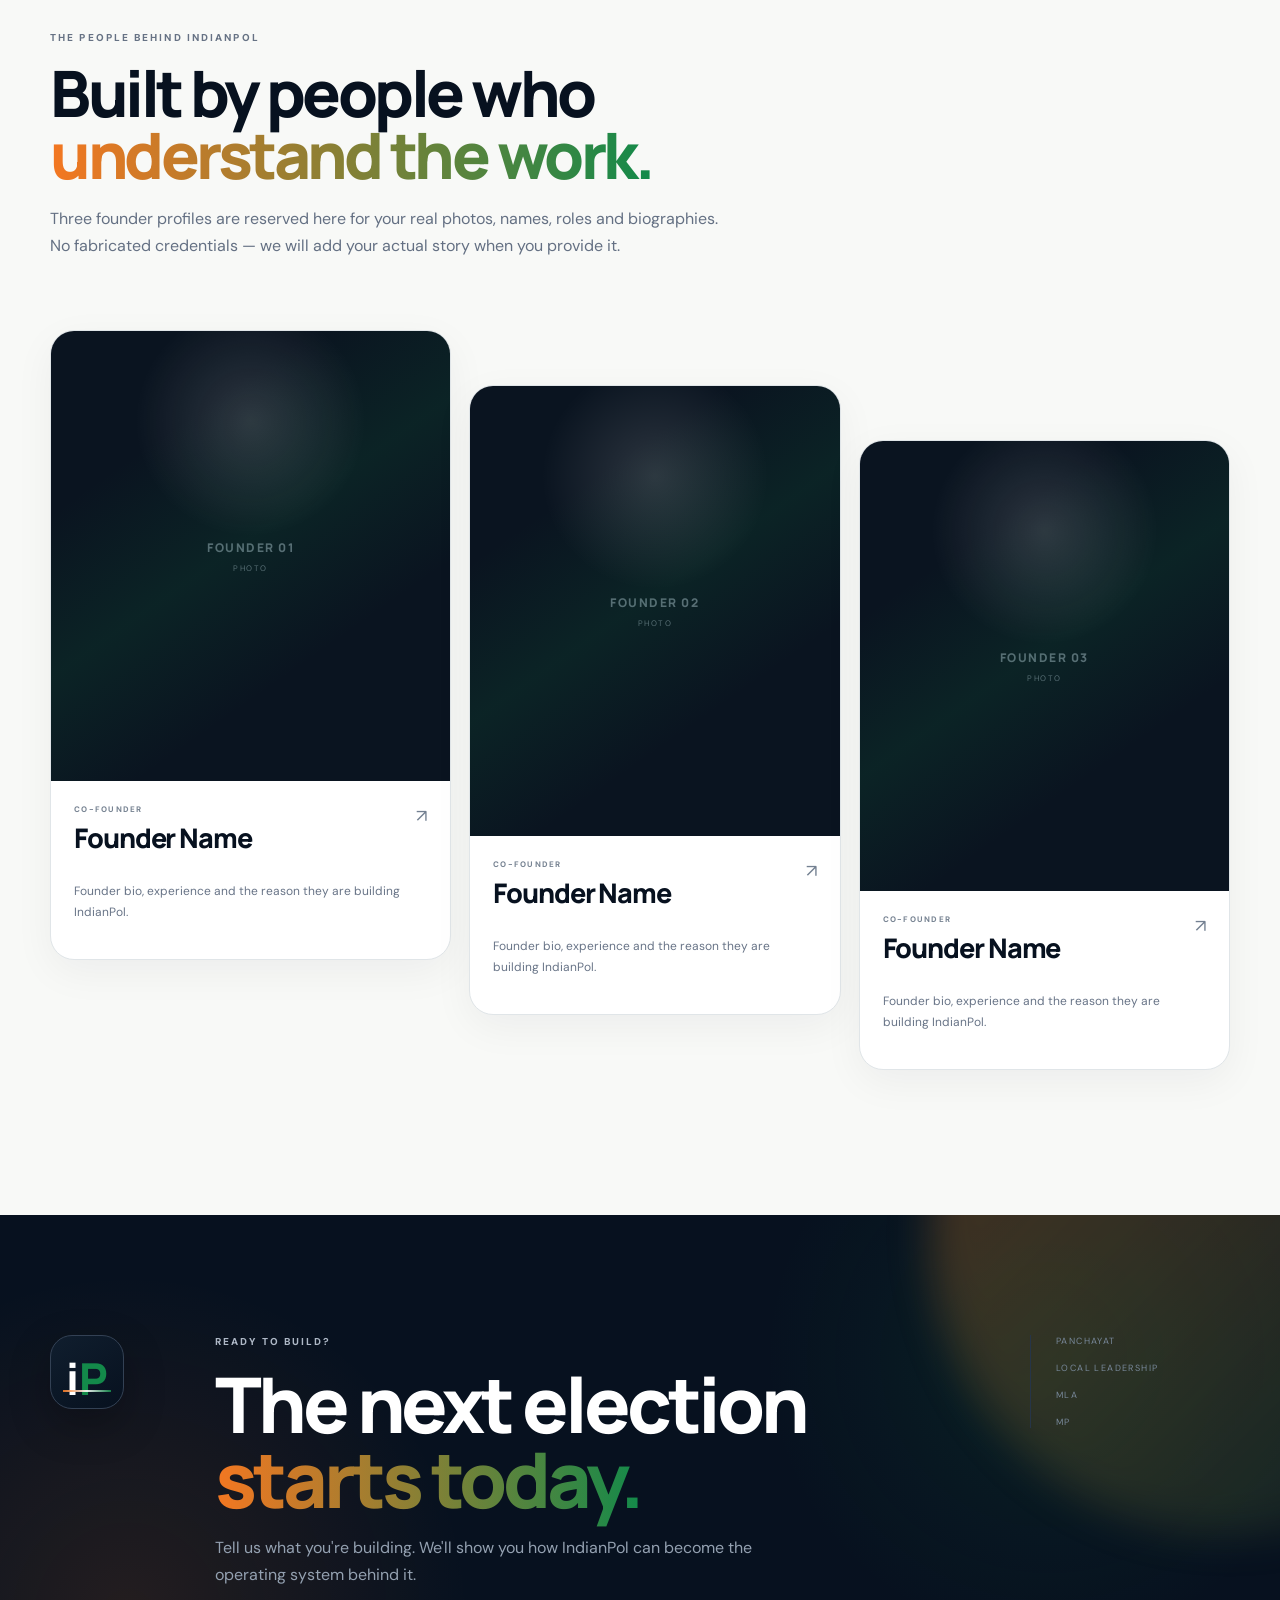
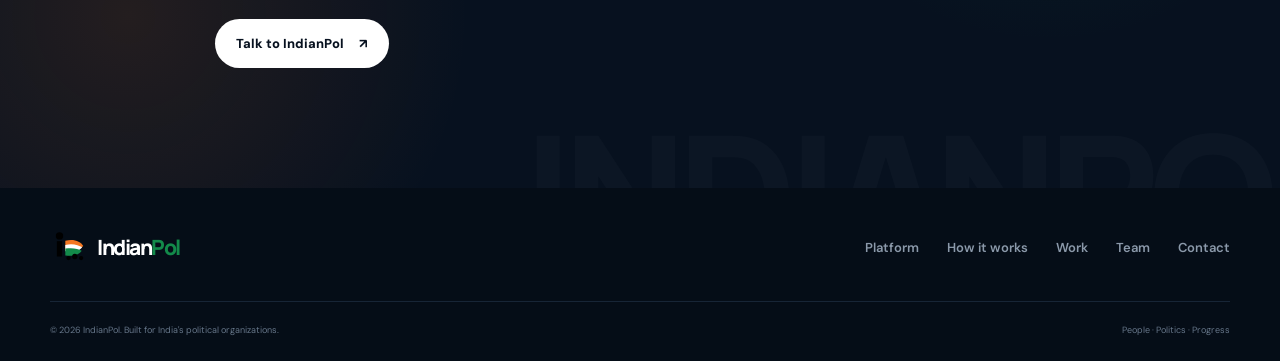
<file: index.backup.html>
<!doctype html>
<html lang="en">
<head>
  <meta charset="utf-8" />
  <meta name="viewport" content="width=device-width, initial-scale=1" />
  <meta name="theme-color" content="#07111f" />
  <meta name="description" content="IndianPol is a political organization platform for candidates and leaders — from Panchayat to Parliament." />
  <title>IndianPol — Build the organization that wins.</title>
  <link rel="preconnect" href="https://fonts.googleapis.com">
  <link rel="preconnect" href="https://fonts.gstatic.com" crossorigin>
  <link href="https://fonts.googleapis.com/css2?family=DM+Sans:wght@400;500;600;700&family=Manrope:wght@500;600;700;800&display=swap" rel="stylesheet">
  <link rel="stylesheet" href="styles.css" />
</head>
<body>
  <div class="site-noise"></div>
  <header class="nav-wrap" id="top">
    <nav class="nav container">
      <a class="brand" href="#top" aria-label="IndianPol home">
        <span class="brand-mark" aria-hidden="true">
          <svg viewBox="0 0 72 72" role="img">
            <circle cx="18" cy="15" r="7" fill="currentColor"/>
            <path d="M13 25h10v29H13z" fill="currentColor"/>
            <path d="M29 24c16-4 29 1 34 10-7 8-18 11-34 8V24Z" fill="#f47721"/>
            <path d="M29 32c14-3 25 0 32 5-6 7-17 9-32 7V32Z" fill="#fff"/>
            <path d="M29 39c14-2 24 0 31 4-5 8-16 11-31 9V39Z" fill="#138a4a"/>
            <circle cx="35" cy="57" r="4" fill="currentColor"/>
            <circle cx="47" cy="54" r="5" fill="currentColor"/>
            <circle cx="59" cy="57" r="4" fill="currentColor"/>
            <path d="M31 62h9v6h-9zm11-7h11v13H42zm13 7h9v6h-9z" fill="currentColor"/>
          </svg>
        </span>
        <span class="brand-word"><span>Indian</span><b>Pol</b></span>
      </a>
      <div class="nav-links">
        <a href="#platform">Platform</a>
        <a href="#how">How it works</a>
        <a href="#showcase">Work</a>
        <a href="#team">Team</a>
      </div>
      <a class="nav-cta" href="#contact">Talk to us <span>↗</span></a>
      <button class="menu-btn" aria-label="Open menu"><span></span><span></span></button>
    </nav>
    <div class="mobile-menu">
      <a href="#platform">Platform</a><a href="#how">How it works</a><a href="#showcase">Work</a><a href="#team">Team</a><a href="#contact">Talk to us ↗</a>
    </div>
  </header>

  <main>
    <section class="hero">
      <div class="hero-glow glow-one"></div><div class="hero-glow glow-two"></div>
      <div class="container hero-grid">
        <div class="hero-copy reveal">
          <div class="eyebrow"><span class="pulse"></span> POLITICAL ORGANIZATION PLATFORM</div>
          <h1>Build the organization<br><em>that wins.</em></h1>
          <p class="hero-lead">One operating system for candidates, campaign teams and political leaders — from Panchayat to Parliament.</p>
          <div class="hero-actions">
            <a class="btn btn-primary" href="#contact">Build my campaign <span>↗</span></a>
            <a class="btn btn-ghost" href="#platform">Explore the platform <span>↓</span></a>
          </div>
          <div class="hero-note"><span>01</span><div><strong>Build.</strong> Organize your people, presence and plan before the campaign begins.</div></div>
        </div>
        <div class="hero-visual reveal delay-1">
          <div class="dashboard-shell">
            <div class="dash-top"><div class="dash-brand">IndianPol <span>Campaign OS</span></div><div class="dash-live"><i></i> Live workspace</div></div>
            <div class="dash-title"><div><small>CAMPAIGN OVERVIEW</small><h3>Campaign Command</h3></div><div class="dash-date">13 Sep 2026</div></div>
            <div class="score-row">
              <div class="score-card score-main"><div class="score-ring"><span>72</span><small>/100</small></div><div><small>CAMPAIGN READINESS</small><strong>Healthy momentum</strong><p>+8 this week</p></div></div>
              <div class="mini-stat"><small>TEAM</small><strong>148</strong><span>12 active areas</span></div>
              <div class="mini-stat"><small>TASKS</small><strong>86%</strong><span>on track</span></div>
            </div>
            <div class="dash-grid">
              <div class="panel chart-panel"><div class="panel-head"><strong>Organization health</strong><span>30 days⌄</span></div><div class="chart"><i></i><i></i><i></i><i></i><i></i><i></i><i></i><svg viewBox="0 0 460 150" preserveAspectRatio="none"><path d="M0 126 C45 116 58 105 91 111 S145 95 174 102 S222 67 255 82 S309 57 342 65 S390 31 460 18" fill="none" stroke="currentColor" stroke-width="4" stroke-linecap="round"/><path d="M0 126 C45 116 58 105 91 111 S145 95 174 102 S222 67 255 82 S309 57 342 65 S390 31 460 18 V150 H0Z" fill="currentColor" opacity=".06"/></svg></div><div class="chart-labels"><span>W1</span><span>W2</span><span>W3</span><span>W4</span></div></div>
              <div class="panel action-panel"><div class="panel-head"><strong>Today</strong><span>6 actions</span></div><div class="action"><b>01</b><div><strong>Assign 4 area leads</strong><small>Organization</small></div><span>›</span></div><div class="action"><b>02</b><div><strong>Review 12 field reports</strong><small>Ground intelligence</small></div><span>›</span></div><div class="action"><b>03</b><div><strong>Publish weekly update</strong><small>Digital presence</small></div><span>›</span></div></div>
            </div>
            <div class="dash-bottom"><span><i></i> Secure workspace</span><span>Team performance</span><span>Ground intelligence</span><span>Digital presence</span></div>
          </div>
        </div>
      </div>
      <div class="trust-strip"><div class="container"><span>DESIGNED FOR THE FULL POLITICAL JOURNEY</span><b>PANCHAYAT</b><i>→</i><b>LOCAL LEADERSHIP</b><i>→</i><b>MLA</b><i>→</i><b>MP</b><i>→</i><b>BEYOND</b></div></div>
    </section>

    <section class="manifesto section" id="platform">
      <div class="container">
        <div class="section-intro reveal"><div class="eyebrow">THE INDIANPOL IDEA</div><h2>Politics moves fast.<br><span>Your organization should move faster.</span></h2><p>IndianPol connects the people, plans, work and intelligence behind a political organization — so a candidate can spend less time chasing information and more time leading.</p></div>
        <div class="stage-grid">
          <article class="stage-card active reveal"><div class="stage-number">01</div><div class="stage-icon">◎</div><h3>Build</h3><p>Create the structure behind your campaign — people, roles, areas, responsibilities and your public identity.</p><a href="#contact">Build your organization <span>↗</span></a></article>
          <article class="stage-card reveal delay-1"><div class="stage-number">02</div><div class="stage-icon">↗</div><h3>Campaign</h3><p>Turn strategy into daily execution with tasks, events, field activity, team coordination and campaign intelligence.</p><a href="#contact">Run your campaign <span>↗</span></a></article>
          <article class="stage-card reveal delay-2"><div class="stage-number">03</div><div class="stage-icon">⌖</div><h3>Lead</h3><p>When the election is over, keep the organization alive — manage issues, teams, communication and constituency work.</p><a href="#contact">Lead your constituency <span>↗</span></a></article>
          <article class="stage-card reveal delay-3"><div class="stage-number">04</div><div class="stage-icon">↻</div><h3>Grow</h3><p>Build institutional memory. Learn from every campaign, strengthen your team and prepare for what comes next.</p><a href="#contact">Keep building <span>↗</span></a></article>
        </div>
      </div>
    </section>

    <section class="feature-section section-dark">
      <div class="container feature-layout">
        <div class="feature-copy reveal"><div class="eyebrow light">ONE SYSTEM. ONE SOURCE OF TRUTH.</div><h2>From scattered WhatsApp groups to a <em>real political operation.</em></h2><p>Your organization shouldn't live across spreadsheets, chats, notes and memory. IndianPol brings it together.</p><div class="feature-list"><div><span>01</span><strong>Organization Builder</strong><p>Roles, hierarchy, areas, volunteers and responsibilities in one living structure.</p></div><div><span>02</span><strong>Campaign Command</strong><p>Turn priorities into assigned work with owners, deadlines and clear progress.</p></div><div><span>03</span><strong>Political Identity</strong><p>Build a credible digital presence across your website and public channels.</p></div><div><span>04</span><strong>Campaign Intelligence</strong><p>See what needs attention and convert information into the next best actions.</p></div></div></div>
        <div class="intelligence-card reveal delay-1"><div class="intel-top"><span>INDIANPOL INTELLIGENCE</span><span>AI · 01</span></div><div class="intel-score"><div><small>CAMPAIGN READINESS</small><strong>72<span>/100</span></strong></div><div class="score-badge">+8 <small>this week</small></div></div><div class="intel-divider"></div><div class="priority-title">What needs attention</div><div class="priority"><span class="p-num">01</span><div><strong>Ground coverage</strong><small>14 areas need an assigned lead</small></div><b>High</b></div><div class="priority"><span class="p-num">02</span><div><strong>Team activity</strong><small>8 coordinators haven't checked in</small></div><b>Medium</b></div><div class="priority"><span class="p-num">03</span><div><strong>Digital presence</strong><small>Weekly publishing is below target</small></div><b>Low</b></div><div class="intel-ai"><span>✦</span><div><small>ASK INDIANPOL</small><p>“What should my team focus on today?”</p></div><span>↗</span></div></div>
      </div>
    </section>

    <section class="workflow section" id="how">
      <div class="container">
        <div class="section-intro split reveal"><div><div class="eyebrow">HOW IT WORKS</div><h2>Start with a candidate.<br><span>Build an organization.</span></h2></div><p>IndianPol is designed for a first-time candidate as much as an experienced political team. The platform grows with the organization.</p></div>
        <div class="timeline">
          <div class="timeline-line"></div>
          <div class="time-step reveal"><div class="time-dot">01</div><div><small>SET UP</small><h3>Create your campaign in minutes.</h3><p>Choose your election level, location, timeline and team. IndianPol creates the workspace and a practical starting structure.</p></div></div>
          <div class="time-step reveal delay-1"><div class="time-dot">02</div><div><small>ORGANIZE</small><h3>Put the right people in the right roles.</h3><p>Build area teams, assign responsibilities and keep every important task visible to the people who own it.</p></div></div>
          <div class="time-step reveal delay-2"><div class="time-dot">03</div><div><small>EXECUTE</small><h3>Make every day operational.</h3><p>Field activity, events, issues, digital work and follow-ups become a coordinated operating rhythm.</p></div></div>
          <div class="time-step reveal delay-3"><div class="time-dot">04</div><div><small>LEARN</small><h3>Turn every campaign into institutional memory.</h3><p>See what moved, what stalled and where the organization needs to improve — before the next campaign begins.</p></div></div>
        </div>
      </div>
    </section>

    <section class="identity section-dark">
      <div class="container identity-grid"><div class="identity-visual reveal"><div class="phone"><div class="phone-top"><span>9:41</span><span>● ● ●</span></div><div class="phone-brand">IndianPol</div><div class="profile-head"><div class="avatar">YOUR<br>PHOTO</div><div><small>CANDIDATE PROFILE</small><strong>Your Name</strong><span>Public representative · Your constituency</span></div></div><div class="profile-score"><small>DIGITAL IDENTITY</small><strong>84 / 100</strong><div class="bar"><i></i></div></div><div class="profile-item"><span>Website</span><b>Strong ↗</b></div><div class="profile-item"><span>Social presence</span><b>Growing ↗</b></div><div class="profile-item"><span>Public profile</span><b>Complete ✓</b></div></div></div><div class="identity-copy reveal delay-1"><div class="eyebrow light">YOUR POLITICAL IDENTITY</div><h2>Be visible.<br><em>Be credible.</em></h2><p>IndianPol gives every candidate a professional digital home — not another social media dashboard, but a public identity built to compound over time.</p><div class="identity-points"><span>01</span><div><strong>One public profile</strong><p>Your story, work, priorities, media and contact in one place.</p></div><span>02</span><div><strong>Connected presence</strong><p>Bring your website and public channels into one operating view.</p></div><span>03</span><div><strong>Always improving</strong><p>See where your public presence is strong and where it needs attention.</p></div></div></div></div>
    </section>

    <section class="showcase section" id="showcase">
      <div class="container">
        <div class="section-intro split reveal"><div><div class="eyebrow">SELECTED WORK</div><h2>Proof of work.<br><span>Not just promises.</span></h2></div><p>This section is intentionally built for your real campaign, design, website, content and field-work case studies. Replace the placeholders with your strongest work.</p></div>
        <div class="work-grid">
          <article class="work-card work-large reveal"><div class="work-placeholder"><span>WORK 01</span><strong>Campaign identity<br>&amp; digital presence</strong><small>UPLOAD IMAGE</small></div><div class="work-meta"><div><small>CAMPAIGN SYSTEM</small><h3>Candidate launch &amp; identity</h3></div><span>↗</span></div></article>
          <article class="work-card reveal delay-1"><div class="work-placeholder alt"><span>WORK 02</span><strong>Ground organization<br>&amp; team operations</strong><small>UPLOAD IMAGE</small></div><div class="work-meta"><div><small>ORGANIZATION</small><h3>Team operating system</h3></div><span>↗</span></div></article>
          <article class="work-card reveal delay-2"><div class="work-placeholder alt2"><span>WORK 03</span><strong>Public profile<br>&amp; communications</strong><small>UPLOAD IMAGE</small></div><div class="work-meta"><div><small>DIGITAL</small><h3>Political identity system</h3></div><span>↗</span></div></article>
        </div>
      </div>
    </section>

    <section class="team section" id="team">
      <div class="container">
        <div class="section-intro reveal"><div class="eyebrow">THE PEOPLE BEHIND INDIANPOL</div><h2>Built by people who<br><span>understand the work.</span></h2><p>Three founder profiles are reserved here for your real photos, names, roles and biographies. No fabricated credentials — we will add your actual story when you provide it.</p></div>
        <div class="founders-grid">
          <article class="founder reveal"><div class="founder-photo"><span>FOUNDER 01</span><small>PHOTO</small></div><div class="founder-info"><div><small>CO-FOUNDER</small><h3>Founder Name</h3></div><span>↗</span><p>Founder bio, experience and the reason they are building IndianPol.</p></div></article>
          <article class="founder reveal delay-1"><div class="founder-photo"><span>FOUNDER 02</span><small>PHOTO</small></div><div class="founder-info"><div><small>CO-FOUNDER</small><h3>Founder Name</h3></div><span>↗</span><p>Founder bio, experience and the reason they are building IndianPol.</p></div></article>
          <article class="founder reveal delay-2"><div class="founder-photo"><span>FOUNDER 03</span><small>PHOTO</small></div><div class="founder-info"><div><small>CO-FOUNDER</small><h3>Founder Name</h3></div><span>↗</span><p>Founder bio, experience and the reason they are building IndianPol.</p></div></article>
        </div>
      </div>
    </section>

    <section class="cta" id="contact">
      <div class="container cta-inner"><div class="cta-mark">i<span>P</span></div><div><div class="eyebrow light">READY TO BUILD?</div><h2>The next election<br><em>starts today.</em></h2><p>Tell us what you're building. We'll show you how IndianPol can become the operating system behind it.</p><a class="btn btn-light" href="mailto:hello@indianpol.com">Talk to IndianPol <span>↗</span></a></div><div class="cta-side"><span>PANCHAYAT</span><span>LOCAL LEADERSHIP</span><span>MLA</span><span>MP</span></div></div>
    </section>
  </main>

  <footer class="footer"><div class="container footer-top"><a class="brand" href="#top"><span class="brand-mark"><svg viewBox="0 0 72 72"><circle cx="18" cy="15" r="7"/><path d="M13 25h10v29H13z"/><path d="M29 24c16-4 29 1 34 10-7 8-18 11-34 8V24Z" fill="#f47721"/><path d="M29 32c14-3 25 0 32 5-6 7-17 9-32 7V32Z" fill="#fff"/><path d="M29 39c14-2 24 0 31 4-5 8-16 11-31 9V39Z" fill="#138a4a"/><circle cx="35" cy="57" r="4"/><circle cx="47" cy="54" r="5"/><circle cx="59" cy="57" r="4"/></svg></span><span class="brand-word"><span>Indian</span><b>Pol</b></span></a><div class="footer-links"><a href="#platform">Platform</a><a href="#how">How it works</a><a href="#showcase">Work</a><a href="#team">Team</a><a href="mailto:hello@indianpol.com">Contact</a></div></div><div class="container footer-bottom"><span>© 2026 IndianPol. Built for India's political organizations.</span><span>People · Politics · Progress</span></div></footer>
  <script src="script.js"></script>
</body>
</html>
</file>
<file: styles.css>
:root{--ink:#07111f;--navy:#07111f;--navy2:#0c1929;--muted:#657184;--line:#dfe4ea;--paper:#f7f8f6;--white:#fff;--saffron:#f47721;--green:#138a4a;--radius:24px;--shadow:0 25px 70px rgba(7,17,31,.12)}
*{box-sizing:border-box}html{scroll-behavior:smooth}body{margin:0;font-family:'DM Sans',sans-serif;color:var(--ink);background:var(--paper);overflow-x:hidden}.site-noise{position:fixed;inset:0;pointer-events:none;opacity:.025;z-index:20;background-image:url("data:image/svg+xml,%3Csvg viewBox='0 0 160 160' xmlns='http://www.w3.org/2000/svg'%3E%3Cfilter id='n'%3E%3CfeTurbulence type='fractalNoise' baseFrequency='.9' numOctaves='3' stitchTiles='stitch'/%3E%3C/filter%3E%3Crect width='100%25' height='100%25' filter='url(%23n)' opacity='.6'/%3E%3C/svg%3E")}.container{width:min(1180px,calc(100% - 48px));margin:auto}.nav-wrap{position:sticky;top:0;z-index:30;background:rgba(247,248,246,.82);backdrop-filter:blur(18px);border-bottom:1px solid rgba(7,17,31,.08)}.nav{height:78px;display:flex;align-items:center;justify-content:space-between}.brand{display:flex;align-items:center;gap:10px;text-decoration:none;color:var(--ink)}.brand-mark{width:35px;height:35px;display:grid;place-items:center}.brand-mark svg{width:100%;height:100%;color:var(--ink)}.brand-word{font:800 22px 'Manrope',sans-serif;letter-spacing:-1.3px}.brand-word b{font-weight:800;color:var(--green)}.nav-links{display:flex;gap:32px;margin-left:auto;margin-right:38px}.nav-links a,.footer-links a{font-size:13px;font-weight:600;color:#445064;text-decoration:none}.nav-links a:hover,.footer-links a:hover{color:var(--ink)}.nav-cta{font-size:13px;font-weight:700;color:var(--white);background:var(--ink);padding:13px 18px;border-radius:100px;text-decoration:none}.nav-cta span{color:#aeb7c4;margin-left:8px}.menu-btn,.mobile-menu{display:none}.hero{position:relative;overflow:hidden;padding:110px 0 0;background:linear-gradient(180deg,#fbfcfa 0%,#f1f3f0 100%)}.hero-grid{display:grid;grid-template-columns:.88fr 1.12fr;gap:60px;align-items:center;min-height:630px}.hero-glow{position:absolute;border-radius:50%;filter:blur(70px);opacity:.18}.glow-one{width:350px;height:350px;background:#f47721;left:-170px;top:140px}.glow-two{width:300px;height:300px;background:#138a4a;right:-150px;top:40px}.eyebrow{font-size:10px;letter-spacing:2.1px;font-weight:800;color:#667284}.eyebrow.light{color:#aeb8c6}.pulse{display:inline-block;width:7px;height:7px;border-radius:50%;background:var(--green);box-shadow:0 0 0 5px rgba(19,138,74,.1);margin-right:9px}.hero h1,.section h2,.cta h2{font:800 clamp(52px,6vw,82px)/.98 'Manrope',sans-serif;letter-spacing:-4px;margin:23px 0 25px}.hero h1 em,.section h2 span,.cta h2 em{font-style:normal;background:linear-gradient(90deg,var(--saffron),var(--green));-webkit-background-clip:text;color:transparent}.hero-lead{font-size:18px;line-height:1.7;color:#536073;max-width:540px}.hero-actions{display:flex;gap:12px;margin:34px 0}.btn{display:inline-flex;align-items:center;gap:15px;padding:16px 21px;border-radius:100px;text-decoration:none;font-size:13px;font-weight:800}.btn-primary{background:var(--ink);color:white;box-shadow:0 12px 25px rgba(7,17,31,.16)}.btn-primary span{color:#aab5c2}.btn-ghost{color:var(--ink);border:1px solid #d6dce2;background:rgba(255,255,255,.5)}.hero-note{display:flex;gap:16px;border-top:1px solid #dfe3e5;padding-top:18px;font-size:12px;line-height:1.6;color:#667284;max-width:500px}.hero-note>span{font-weight:800;color:var(--saffron)}.hero-note strong{color:var(--ink)}.dashboard-shell{background:#fff;border:1px solid #dbe1e7;border-radius:26px;box-shadow:var(--shadow);padding:19px;transform:perspective(1200px) rotateY(-4deg) rotateX(2deg)}.dash-top,.dash-title,.panel-head,.chart-labels,.dash-bottom,.intel-top,.intel-score,.work-meta,.founder-info{display:flex;justify-content:space-between;align-items:center}.dash-brand{font:800 13px 'Manrope'}.dash-brand span{font:500 10px 'DM Sans';color:#8994a2;margin-left:8px}.dash-live{font-size:9px;color:#667284}.dash-live i,.dash-bottom i{display:inline-block;width:6px;height:6px;border-radius:50%;background:var(--green);margin-right:6px}.dash-title{margin:30px 0 16px}.dash-title small,.panel-head span,.score-card small,.mini-stat small{font-size:8px;letter-spacing:1.2px;font-weight:800;color:#8791a0}.dash-title h3{font:800 22px 'Manrope';margin:5px 0}.dash-date{font-size:10px;color:#788495}.score-row{display:grid;grid-template-columns:2fr 1fr 1fr;gap:10px}.score-card,.mini-stat{border:1px solid #e2e6ea;border-radius:16px;padding:15px;background:#fbfcfb}.score-main{display:flex;align-items:center;gap:13px}.score-ring{width:58px;height:58px;border-radius:50%;display:grid;place-items:center;background:conic-gradient(var(--green) 0 72%,#e7ece8 72% 100%);position:relative;color:var(--ink)}.score-ring:before{content:'';position:absolute;inset:5px;border-radius:50%;background:#fff}.score-ring span,.score-ring small{position:relative;z-index:1}.score-ring span{font:800 16px 'Manrope'}.score-ring small{font-size:7px;color:#8b95a1}.score-card strong{display:block;font-size:12px;margin-top:5px}.score-card p{font-size:9px;color:var(--green);margin:3px 0 0}.mini-stat strong{display:block;font:800 24px 'Manrope';margin:6px 0 2px}.mini-stat span{font-size:9px;color:#8994a2}.dash-grid{display:grid;grid-template-columns:1.2fr .8fr;gap:10px;margin-top:10px}.panel{border:1px solid #e2e6ea;border-radius:16px;background:#fff;padding:15px}.panel-head strong{font-size:11px}.panel-head span{letter-spacing:0;font-size:9px;font-weight:600}.chart{height:140px;position:relative;margin-top:13px;overflow:hidden}.chart i{position:absolute;left:0;right:0;height:1px;background:#eef1f3}.chart i:nth-child(1){top:10%}.chart i:nth-child(2){top:30%}.chart i:nth-child(3){top:50%}.chart i:nth-child(4){top:70%}.chart i:nth-child(5){top:90%}.chart svg{position:absolute;inset:0;width:100%;height:100%;color:var(--green)}.chart-labels{font-size:8px;color:#a0a8b3}.action{display:flex;align-items:center;gap:9px;border-top:1px solid #edf0f2;padding:12px 0}.action:first-of-type{margin-top:8px}.action>b{font:800 9px 'Manrope';color:#a1aab6}.action div{flex:1}.action strong{display:block;font-size:10px}.action small{display:block;font-size:8px;color:#929ba7;margin-top:3px}.action>span{color:#a5adb7}.dash-bottom{padding:14px 2px 0;font-size:8px;color:#8993a1}.trust-strip{margin-top:70px;background:#07111f;color:#fff}.trust-strip .container{min-height:76px;display:flex;align-items:center;justify-content:space-between;gap:20px;font-size:9px;letter-spacing:1.5px}.trust-strip span{color:#778393}.trust-strip i{color:#3f4c5d;font-style:normal}.section{padding:130px 0}.section-intro{max-width:790px;margin-bottom:70px}.section-intro h2{font-size:58px;margin:18px 0}.section-intro p{font-size:17px;line-height:1.7;color:#647083;max-width:680px}.section-intro.split{display:grid;grid-template-columns:1fr .7fr;gap:70px;align-items:end;max-width:none}.section-intro.split p{margin:0}.stage-grid{display:grid;grid-template-columns:repeat(4,1fr);border-top:1px solid var(--line);border-left:1px solid var(--line)}.stage-card{padding:28px;border-right:1px solid var(--line);border-bottom:1px solid var(--line);min-height:350px;position:relative;background:rgba(255,255,255,.25);transition:.35s}.stage-card:hover,.stage-card.active{background:#fff;transform:translateY(-5px);box-shadow:0 20px 40px rgba(7,17,31,.06)}.stage-number{font-size:9px;letter-spacing:1.5px;color:#a1aab6}.stage-icon{font-size:34px;margin:45px 0 18px;color:var(--green)}.stage-card h3{font:800 25px 'Manrope';margin:0 0 10px}.stage-card p{font-size:13px;line-height:1.7;color:#687487;min-height:95px}.stage-card a{font-size:11px;font-weight:800;text-decoration:none;color:var(--ink)}.stage-card a span{color:var(--green);margin-left:6px}.section-dark{background:var(--navy);color:white;padding:130px 0}.feature-layout{display:grid;grid-template-columns:1fr .82fr;gap:100px;align-items:center}.feature-copy h2,.identity-copy h2{font:800 58px/.99 'Manrope';letter-spacing:-3px;margin:20px 0}.feature-copy h2 em,.identity-copy h2 em{font-style:normal;color:#c7d0db}.feature-copy>p,.identity-copy>p{font-size:16px;line-height:1.75;color:#9ba8b7;max-width:580px}.feature-list{margin-top:45px}.feature-list>div{display:grid;grid-template-columns:34px 1fr;column-gap:14px;padding:17px 0;border-top:1px solid #1c2a3a}.feature-list span{font-size:9px;color:#68798d;padding-top:3px}.feature-list strong{font:700 15px 'Manrope'}.feature-list p{grid-column:2;margin:7px 0 0;font-size:12px;line-height:1.6;color:#7f8d9e}.intelligence-card{border:1px solid #243448;border-radius:24px;background:linear-gradient(145deg,#0d1b2c,#091421);padding:26px;box-shadow:0 30px 80px rgba(0,0,0,.25)}.intel-top{font-size:8px;letter-spacing:1.5px;color:#7f8c9d}.intel-score{margin:38px 0 25px}.intel-score small{display:block;font-size:8px;letter-spacing:1.2px;color:#7f8c9d}.intel-score strong{display:block;font:800 44px 'Manrope';margin-top:6px}.intel-score strong span{font-size:14px;color:#718093}.score-badge{font-size:12px;color:#54c685}.score-badge small{display:block;margin-top:3px}.intel-divider{height:1px;background:#213144}.priority-title{font-size:10px;color:#8996a6;margin:22px 0 8px}.priority{display:flex;gap:11px;align-items:center;padding:14px 0;border-top:1px solid #1b2939}.p-num{font-size:9px;color:#647589}.priority div{flex:1}.priority strong{display:block;font-size:11px}.priority small{display:block;color:#758497;font-size:9px;margin-top:4px}.priority>b{font-size:8px;font-weight:600;padding:5px 7px;border:1px solid #2a3a4d;border-radius:100px;color:#aab6c4}.intel-ai{margin-top:18px;border:1px solid #2a3b4f;border-radius:15px;padding:12px;display:flex;gap:10px;align-items:center;background:#0a1624}.intel-ai>span:first-child{font-size:15px;color:#f3a05e}.intel-ai div{flex:1}.intel-ai small{font-size:7px;letter-spacing:1.2px;color:#77879a}.intel-ai p{font-size:10px;margin:5px 0 0;color:#c4cdd8}.intel-ai>span:last-child{color:#6c7d90}.timeline{max-width:850px;margin:0 auto;position:relative}.timeline-line{position:absolute;left:25px;top:0;bottom:0;width:1px;background:#dce2e6}.time-step{display:grid;grid-template-columns:52px 1fr;gap:30px;position:relative;padding:0 0 65px}.time-dot{width:50px;height:50px;border-radius:50%;border:1px solid #ccd4dc;background:var(--paper);display:grid;place-items:center;font:800 10px 'Manrope';z-index:1}.time-step small{font-size:8px;letter-spacing:1.5px;color:#8793a2;font-weight:800}.time-step h3{font:800 27px 'Manrope';margin:10px 0}.time-step p{font-size:13px;line-height:1.7;color:#697587;max-width:600px}.identity-grid{display:grid;grid-template-columns:.8fr 1fr;gap:110px;align-items:center}.identity-visual{display:flex;justify-content:center}.phone{width:310px;border:7px solid #1a2a3c;border-radius:40px;background:#f7f8f6;color:var(--ink);padding:17px;box-shadow:0 30px 80px rgba(0,0,0,.3)}.phone-top{display:flex;justify-content:space-between;font-size:8px;color:#738093}.phone-brand{font:800 14px 'Manrope';margin:25px 0 20px}.profile-head{display:flex;gap:12px;align-items:center}.avatar{width:54px;height:54px;border-radius:17px;background:#d9dee2;display:grid;place-items:center;text-align:center;font-size:7px;font-weight:800;color:#7c8794}.profile-head small{display:block;font-size:7px;letter-spacing:1px;color:#8994a1}.profile-head strong{display:block;font:800 14px 'Manrope';margin:4px 0}.profile-head span{display:block;font-size:8px;color:#75808d}.profile-score{margin:22px 0;padding:15px;border:1px solid #dfe4e8;border-radius:15px;background:#fff}.profile-score small{font-size:7px;letter-spacing:1px;color:#8a94a1}.profile-score strong{display:block;font:800 22px 'Manrope';margin:5px 0 8px}.bar{height:5px;background:#e5e9eb;border-radius:20px;overflow:hidden}.bar i{display:block;width:84%;height:100%;background:linear-gradient(90deg,var(--saffron),var(--green))}.profile-item{display:flex;justify-content:space-between;padding:13px 2px;border-bottom:1px solid #e7eaec;font-size:9px}.profile-item b{color:var(--green)}.identity-points{margin-top:35px;display:grid;grid-template-columns:35px 1fr;column-gap:15px}.identity-points>span{font-size:9px;color:#687a8d;padding-top:3px}.identity-points strong{font-size:13px}.identity-points p{font-size:11px;line-height:1.6;color:#8290a0;margin:6px 0 18px}.work-grid{display:grid;grid-template-columns:1.25fr .75fr;gap:18px}.work-card{background:#fff;border:1px solid #dde2e6;border-radius:22px;overflow:hidden;box-shadow:0 15px 45px rgba(7,17,31,.05)}.work-large{grid-row:span 2}.work-placeholder{min-height:350px;background:linear-gradient(145deg,#101c2b,#243b4d);color:#fff;padding:30px;display:flex;flex-direction:column;justify-content:flex-end;position:relative;overflow:hidden}.work-placeholder:after{content:'';position:absolute;width:260px;height:260px;border-radius:50%;background:linear-gradient(135deg,rgba(244,119,33,.8),rgba(19,138,74,.7));right:-100px;top:-90px;filter:blur(5px)}.work-placeholder.alt{min-height:250px;background:linear-gradient(145deg,#f0f2ef,#dce3df);color:var(--ink)}.work-placeholder.alt2{min-height:250px;background:linear-gradient(145deg,#e9eef3,#cbd5de);color:var(--ink)}.work-placeholder span{font-size:9px;letter-spacing:2px;opacity:.7;position:relative;z-index:1}.work-placeholder strong{font:800 31px/1.05 'Manrope';margin-top:10px;position:relative;z-index:1}.work-placeholder small{font-size:8px;letter-spacing:1.5px;margin-top:18px;position:relative;z-index:1;opacity:.65}.work-meta{padding:18px 20px}.work-meta small,.founder-info small{font-size:8px;letter-spacing:1.3px;color:#8993a0;font-weight:800}.work-meta h3{font:800 16px 'Manrope';margin:6px 0 0}.work-meta>span,.founder-info>span{font-size:18px;color:#738091}.founders-grid{display:grid;grid-template-columns:repeat(3,1fr);gap:18px}.founder{background:#fff;border:1px solid #dde2e6;border-radius:22px;overflow:hidden}.founder-photo{height:370px;background:linear-gradient(145deg,#dfe5e9,#b7c2cc);display:flex;flex-direction:column;align-items:center;justify-content:center;color:#5f6b79}.founder-photo span{font:800 12px 'Manrope';letter-spacing:1.5px}.founder-photo small{font-size:8px;letter-spacing:1.5px;margin-top:7px}.founder-info{padding:20px;align-items:flex-start}.founder-info h3{font:800 19px 'Manrope';margin:5px 0}.founder-info p{font-size:11px;line-height:1.6;color:#6e7a89;margin:13px 0 0}.cta{background:var(--navy);color:#fff;padding:120px 0;position:relative;overflow:hidden}.cta:before{content:'';position:absolute;width:600px;height:600px;border-radius:50%;background:linear-gradient(135deg,rgba(244,119,33,.3),rgba(19,138,74,.15));right:-250px;top:-280px;filter:blur(20px)}.cta-inner{display:grid;grid-template-columns:110px 1fr 200px;gap:55px;align-items:start;position:relative}.cta-mark{width:80px;height:80px;border:1px solid #334154;border-radius:25px;display:grid;place-items:center;font:800 44px 'Manrope'}.cta-mark span{color:var(--green)}.cta h2{font-size:67px;margin:18px 0}.cta p{color:#94a1b1;line-height:1.7;max-width:580px}.btn-light{background:#fff;color:var(--ink);margin-top:15px}.cta-side{border-left:1px solid #263548;padding-left:25px;display:flex;flex-direction:column;gap:15px;color:#78889a;font-size:9px;letter-spacing:1.4px}.footer{background:#050d17;color:#8b99aa;padding:40px 0 25px}.footer-top{display:flex;justify-content:space-between;align-items:center;padding-bottom:35px;border-bottom:1px solid #172536}.footer .brand{color:#fff}.footer .brand-mark svg{color:#fff}.footer-links{display:flex;gap:28px}.footer-links a{color:#8b99aa}.footer-bottom{display:flex;justify-content:space-between;font-size:9px;padding-top:22px;color:#667689}.reveal{opacity:0;transform:translateY(18px);transition:opacity .7s ease,transform .7s ease}.reveal.is-visible{opacity:1;transform:none}.delay-1{transition-delay:.08s}.delay-2{transition-delay:.16s}.delay-3{transition-delay:.24s}
@media(max-width:900px){.container{width:min(100% - 32px,680px)}.nav-links,.nav-cta{display:none}.menu-btn{display:flex;border:0;background:none;flex-direction:column;gap:6px;padding:8px}.menu-btn span{width:23px;height:2px;background:var(--ink)}.mobile-menu{position:absolute;top:78px;left:0;right:0;background:#f7f8f6;border-bottom:1px solid #dde2e6;padding:20px 24px;display:none;flex-direction:column;gap:18px}.mobile-menu.open{display:flex}.mobile-menu a{color:var(--ink);text-decoration:none;font-weight:700;font-size:14px}.hero{padding-top:70px}.hero-grid,.feature-layout,.identity-grid{grid-template-columns:1fr;gap:60px}.hero-grid{min-height:auto}.dashboard-shell{transform:none}.trust-strip .container{overflow:hidden;white-space:nowrap}.section{padding:90px 0}.section-intro h2,.feature-copy h2,.identity-copy h2{font-size:46px;letter-spacing:-2.5px}.stage-grid{grid-template-columns:1fr 1fr}.stage-card{min-height:300px}.section-intro.split{grid-template-columns:1fr;gap:10px}.work-grid{grid-template-columns:1fr}.work-large{grid-row:auto}.founders-grid{grid-template-columns:1fr}.founder-photo{height:430px}.cta-inner{grid-template-columns:1fr;gap:30px}.cta-side{display:grid;grid-template-columns:1fr 1fr;border-left:0;border-top:1px solid #263548;padding:20px 0 0}.footer-top,.footer-bottom{flex-direction:column;align-items:flex-start;gap:25px}.footer-links{flex-wrap:wrap}.score-row{grid-template-columns:1fr 1fr}.score-main{grid-column:1/-1}}
@media(max-width:560px){.container{width:calc(100% - 28px)}.nav{height:70px}.brand-word{font-size:19px}.brand-mark{width:31px}.hero h1{font-size:49px;letter-spacing:-3px}.hero-lead{font-size:16px}.hero-actions{flex-direction:column;align-items:flex-start}.dashboard-shell{padding:11px;border-radius:20px}.dash-grid{grid-template-columns:1fr}.dash-bottom span:not(:first-child){display:none}.trust-strip .container{gap:12px;font-size:8px}.trust-strip i,.trust-strip b:nth-of-type(n+3){display:none}.section-intro h2,.feature-copy h2,.identity-copy h2{font-size:39px}.stage-grid{grid-template-columns:1fr}.stage-card{min-height:0}.stage-card p{min-height:0}.section-dark{padding:90px 0}.feature-layout{gap:45px}.phone{width:280px}.work-placeholder{min-height:280px}.work-placeholder strong{font-size:26px}.cta{padding:90px 0}.cta h2{font-size:50px;letter-spacing:-3px}.footer-links{gap:16px}}

/* =========================================================
   INDIANPOL 2.0 — PREMIUM POLISH / RESPONSIVE OVERRIDES
   ========================================================= */
:root{--orange-soft:#ff9b4a;--green-bright:#23a95e;--blue-glow:#4f86ff;--glass:rgba(255,255,255,.07)}
body{background:#f8f9f7}
body:before{content:'';position:fixed;inset:0;pointer-events:none;z-index:19;background:radial-gradient(circle at 10% 20%,rgba(244,119,33,.025),transparent 28%),radial-gradient(circle at 90% 40%,rgba(19,138,74,.025),transparent 30%)}
.nav-wrap{transition:background .35s ease,box-shadow .35s ease,border-color .35s ease}.nav-wrap.scrolled{background:rgba(248,249,247,.94);box-shadow:0 10px 35px rgba(7,17,31,.07);border-color:rgba(7,17,31,.12)}
.nav{height:82px}.brand{gap:9px}.brand-mark{width:38px;height:38px;flex:0 0 38px}.brand-mark svg{display:block}.brand-word{font-size:23px;letter-spacing:-1.45px}
.nav-links a{position:relative;padding:8px 0}.nav-links a:after{content:'';position:absolute;left:0;right:100%;bottom:0;height:1px;background:linear-gradient(90deg,var(--saffron),var(--green));transition:right .25s ease}.nav-links a:hover:after{right:0}.nav-cta{transition:transform .25s ease,box-shadow .25s ease}.nav-cta:hover{transform:translateY(-2px);box-shadow:0 10px 24px rgba(7,17,31,.18)}
.hero{padding-top:88px;background:radial-gradient(circle at 82% 22%,rgba(19,138,74,.10),transparent 24%),radial-gradient(circle at 10% 35%,rgba(244,119,33,.08),transparent 22%),linear-gradient(180deg,#fbfcfa 0%,#eef2ef 100%)}
.hero:after{content:'';position:absolute;left:0;right:0;bottom:76px;height:1px;background:linear-gradient(90deg,transparent,rgba(7,17,31,.12),transparent)}
.hero-grid{min-height:650px;gap:76px}.hero-copy{position:relative;z-index:2}.eyebrow{display:flex;align-items:center;gap:4px}.hero h1{font-size:clamp(54px,6.2vw,88px);line-height:.94;letter-spacing:-5px;text-wrap:balance}.hero-lead{font-size:18px;max-width:570px;color:#526073}.hero-actions .btn{transition:transform .25s ease,box-shadow .25s ease,border-color .25s ease}.hero-actions .btn:hover{transform:translateY(-3px)}.btn-primary:hover{box-shadow:0 18px 34px rgba(7,17,31,.22)}.btn-ghost:hover{border-color:#aeb8c4;background:#fff}.hero-note{max-width:550px}.hero-note>span{font-size:10px;letter-spacing:1px}
.dashboard-shell{position:relative;overflow:hidden;animation:dashboardFloat 7s ease-in-out infinite;box-shadow:0 35px 90px rgba(7,17,31,.16),0 0 0 1px rgba(255,255,255,.7) inset}.dashboard-shell:before{content:'';position:absolute;width:230px;height:230px;right:-120px;top:-120px;border-radius:50%;background:radial-gradient(circle,rgba(19,138,74,.18),transparent 65%);pointer-events:none}.dashboard-shell:after{content:'';position:absolute;left:10%;right:10%;top:0;height:1px;background:linear-gradient(90deg,transparent,rgba(255,255,255,.9),transparent);opacity:.9}
@keyframes dashboardFloat{0%,100%{transform:perspective(1200px) rotateY(-4deg) rotateX(2deg) translateY(0)}50%{transform:perspective(1200px) rotateY(-4deg) rotateX(2deg) translateY(-8px)}}
.score-ring{animation:scorePulse 3.5s ease-in-out infinite}.score-ring:after{content:'';position:absolute;inset:-4px;border-radius:50%;border:1px solid rgba(19,138,74,.15);animation:ringPulse 2.8s ease-out infinite}@keyframes scorePulse{50%{transform:scale(1.035)}}@keyframes ringPulse{0%{opacity:.7;transform:scale(.95)}100%{opacity:0;transform:scale(1.2)}}
.trust-strip{margin-top:60px;position:relative;z-index:2}.trust-strip .container{min-height:82px}.trust-track{display:flex;align-items:center;justify-content:space-between;gap:24px;flex:1}.trust-track b{font-size:9px;letter-spacing:1.8px;white-space:nowrap}.trust-track i{font-style:normal;color:#516174}
.section{padding:145px 0}.section-intro h2{font-size:clamp(44px,5vw,64px);line-height:.98;letter-spacing:-3.5px;text-wrap:balance}.section-intro p{font-size:16px}.stage-grid{box-shadow:0 25px 80px rgba(7,17,31,.04)}.stage-card{overflow:hidden}.stage-card:before{content:'';position:absolute;left:0;top:0;width:0;height:2px;background:linear-gradient(90deg,var(--saffron),var(--green));transition:width .4s ease}.stage-card:hover:before,.stage-card.active:before{width:100%}.stage-icon{font-size:31px;transition:transform .4s ease}.stage-card:hover .stage-icon{transform:translateY(-4px) rotate(6deg)}
.section-dark{position:relative;overflow:hidden}.section-dark:before{content:'';position:absolute;width:520px;height:520px;right:-250px;top:-160px;border-radius:50%;background:radial-gradient(circle,rgba(19,138,74,.14),transparent 67%);pointer-events:none}.section-dark:after{content:'';position:absolute;inset:0;pointer-events:none;opacity:.18;background-image:linear-gradient(rgba(255,255,255,.035) 1px,transparent 1px),linear-gradient(90deg,rgba(255,255,255,.035) 1px,transparent 1px);background-size:72px 72px;mask-image:linear-gradient(to bottom,transparent,black 15%,black 85%,transparent)}.feature-layout,.identity-grid,.container{position:relative;z-index:1}.feature-copy h2,.identity-copy h2{font-size:clamp(44px,5vw,64px)}.feature-list>div{transition:padding-left .3s ease,background .3s ease}.feature-list>div:hover{padding-left:10px;background:linear-gradient(90deg,rgba(255,255,255,.025),transparent)}
.intelligence-card{position:relative;overflow:hidden;transition:transform .4s ease,box-shadow .4s ease}.intelligence-card:hover{transform:translateY(-7px);box-shadow:0 40px 100px rgba(0,0,0,.34)}.intelligence-card:after{content:'';position:absolute;inset:auto -20% -35% 35%;height:200px;background:radial-gradient(circle,rgba(35,169,94,.12),transparent 70%);pointer-events:none}.priority{transition:background .25s ease,padding-left .25s ease}.priority:hover{background:rgba(255,255,255,.025);padding-left:8px}.intel-ai{transition:border-color .3s ease,background .3s ease}.intel-ai:hover{border-color:#31506a;background:#0d1d2d}
.timeline-line{background:linear-gradient(#d9e0e5,#b8c3ce,#d9e0e5)}.time-dot{transition:all .3s ease;box-shadow:0 0 0 0 rgba(19,138,74,.15)}.time-step:hover .time-dot{border-color:var(--green);color:var(--green);box-shadow:0 0 0 8px rgba(19,138,74,.08)}
.phone{position:relative;transition:transform .5s cubic-bezier(.2,.8,.2,1),box-shadow .5s ease}.phone:before{content:'';position:absolute;left:50%;top:-7px;transform:translateX(-50%);width:90px;height:6px;background:#1a2a3c;border-radius:0 0 10px 10px}.identity-visual:hover .phone{transform:translateY(-8px) rotate(-1.5deg);box-shadow:0 40px 90px rgba(0,0,0,.38)}
.work-card,.founder{transition:transform .45s cubic-bezier(.2,.8,.2,1),box-shadow .45s ease,border-color .3s ease}.work-card:hover,.founder:hover{transform:translateY(-8px);box-shadow:0 30px 70px rgba(7,17,31,.12);border-color:#cbd3db}.work-placeholder{transition:transform .6s ease}.work-card:hover .work-placeholder{transform:scale(1.025)}.work-placeholder:after{animation:orbFloat 8s ease-in-out infinite}@keyframes orbFloat{50%{transform:translate(-18px,18px) scale(1.08)}}
/* Founder section is intentionally photo-ready: replace each portrait-placeholder with a real image later. */
.founders-grid{align-items:stretch}.founder{background:linear-gradient(180deg,#fff,#f8faf9);position:relative}.founder-photo{height:390px;position:relative;overflow:hidden;background:radial-gradient(circle at 50% 35%,#3c4c5d 0,#1b2938 22%,#0b1521 62%,#07111f 100%)}.founder-photo:before{content:'';position:absolute;inset:0;background:radial-gradient(circle at 50% 20%,rgba(255,255,255,.14),transparent 28%),linear-gradient(145deg,transparent 25%,rgba(19,138,74,.13),transparent 70%)}.founder-photo-aditya{background:radial-gradient(circle at 60% 35%,#536779 0,#1d2b3a 28%,#08131f 68%)}.founder-photo-deepak{background:radial-gradient(circle at 40% 35%,#566372 0,#202b38 27%,#091521 70%)}.founder-photo-mishra{background:radial-gradient(circle at 58% 32%,#53616c 0,#1e2b36 28%,#08131e 70%)}.portrait-placeholder{position:absolute;inset:0;display:flex;flex-direction:column;align-items:center;justify-content:center;color:#fff}.portrait-placeholder span{font:800 76px/1 'Manrope';letter-spacing:-5px;color:rgba(255,255,255,.92);text-shadow:0 15px 35px rgba(0,0,0,.35)}.portrait-placeholder small{font-size:8px;letter-spacing:2px;color:#aab7c4;margin-top:12px}.founder-index{position:absolute;top:18px;left:18px;width:38px;height:38px;border:1px solid rgba(255,255,255,.2);border-radius:50%;display:grid;place-items:center;color:#dbe3ea;font-size:9px;background:rgba(7,17,31,.28);backdrop-filter:blur(8px)}.founder-info{position:relative;min-height:165px;align-items:flex-start}.founder-info small{display:block;max-width:250px;line-height:1.45}.founder-info h3{font-size:24px;letter-spacing:-.7px;text-transform:uppercase}.founder-info p{font-size:12px;line-height:1.65;max-width:330px}.founder-arrow{width:34px;height:34px;border:1px solid #d9e0e5;border-radius:50%;display:grid;place-items:center;transition:transform .3s ease,background .3s ease,color .3s ease}.founder:hover .founder-arrow{transform:translate(3px,-3px);background:var(--ink);color:#fff}.founder-feature{transform-origin:center}.founder-feature:hover{transform:translateY(-10px) scale(1.01)}
.cta{background:radial-gradient(circle at 82% 25%,rgba(19,138,74,.12),transparent 25%),radial-gradient(circle at 10% 70%,rgba(244,119,33,.12),transparent 28%),#07111f}.cta:after{content:'INDIANPOL';position:absolute;right:-70px;bottom:-90px;font:800 170px/1 'Manrope';letter-spacing:-10px;color:rgba(255,255,255,.025);pointer-events:none}.cta-mark{width:82px;height:82px;border:1px solid #334154;border-radius:24px;display:flex;align-items:flex-end;justify-content:center;gap:0;position:relative;overflow:hidden;background:linear-gradient(145deg,#101e2e,#07111f);box-shadow:0 15px 40px rgba(0,0,0,.25)}.mono-i{font:800 43px/1 'Manrope';color:#fff;position:relative;top:-16px}.mono-p{font:800 47px/1 'Manrope';color:var(--green);position:relative;bottom:-2px}.cta-mark:before{content:'';position:absolute;left:14px;right:14px;bottom:18px;height:2px;background:linear-gradient(90deg,var(--saffron),#fff,var(--green));opacity:.9}.cta-mark i{position:absolute;width:8px;height:8px;border-radius:50%;background:var(--saffron);left:15px;top:16px;box-shadow:0 0 0 5px rgba(244,119,33,.1)}.cta h2{font-size:clamp(54px,6vw,78px)}.cta-side span{transition:color .25s ease}.cta-side span:hover{color:#fff}
.footer{position:relative}.footer .brand-mark{width:36px}.footer .brand-word{font-size:21px}
/* More cinematic reveal than the original simple fade */
.reveal{opacity:0;transform:translateY(28px) scale(.985);filter:blur(3px);transition:opacity .8s cubic-bezier(.2,.8,.2,1),transform .8s cubic-bezier(.2,.8,.2,1),filter .8s ease}.reveal.is-visible{opacity:1;transform:none;filter:none}
@keyframes marquee{to{transform:translateX(-50%)}}
@media(min-width:901px){.hero-visual{perspective:1200px}.stage-grid .stage-card:nth-child(2){margin-top:18px}.stage-grid .stage-card:nth-child(3){margin-top:36px}.stage-grid .stage-card:nth-child(4){margin-top:54px}.founder:nth-child(2){margin-top:34px}.founder:nth-child(3){margin-top:68px}}
@media(max-width:900px){.container{width:min(calc(100% - 32px),700px)}.hero{padding-top:58px}.hero-grid{gap:48px}.dashboard-shell{animation:none}.trust-strip .container{overflow:hidden;display:block;padding:20px 0}.trust-track{overflow-x:auto;justify-content:flex-start;scrollbar-width:none;padding-top:13px}.trust-track::-webkit-scrollbar{display:none}.trust-track b{flex:0 0 auto}.section{padding:100px 0}.stage-grid{grid-template-columns:1fr 1fr}.stage-grid .stage-card{margin-top:0!important}.founders-grid{gap:22px}.founder:nth-child(2),.founder:nth-child(3){margin-top:0}.founder-photo{height:410px}.feature-layout{gap:60px}}
@media(max-width:560px){html,body{width:100%;max-width:100%;overflow-x:hidden}.container{width:calc(100% - 28px);max-width:100%}.nav{height:70px}.brand-mark{width:30px;height:30px;flex-basis:30px}.brand-word{font-size:19px}.hero{padding-top:48px}.hero-grid{gap:38px}.hero h1{font-size:clamp(45px,14vw,56px);letter-spacing:-3.2px;line-height:.96}.hero-lead{font-size:16px;line-height:1.65}.hero-actions{margin:27px 0;gap:10px}.hero-actions .btn{width:100%;justify-content:space-between;padding:16px 18px}.hero-note{font-size:11px}.dashboard-shell{padding:10px;border-radius:20px}.dash-title{margin:22px 0 13px}.dash-title h3{font-size:18px}.dash-date{display:none}.score-row{grid-template-columns:1fr 1fr}.score-main{grid-column:1/-1}.score-ring{width:54px;height:54px}.mini-stat strong{font-size:21px}.chart{height:120px}.trust-strip{margin-top:38px}.trust-strip .container{min-height:auto}.trust-track{gap:14px}.trust-track b{font-size:8px}.section{padding:82px 0}.section-intro{margin-bottom:48px}.section-intro h2,.feature-copy h2,.identity-copy h2{font-size:clamp(36px,11vw,46px);letter-spacing:-2.2px}.section-intro p{font-size:15px}.stage-grid{grid-template-columns:1fr}.stage-card{padding:24px;min-height:auto}.stage-icon{margin:30px 0 14px}.section-dark{padding:82px 0}.feature-list{margin-top:32px}.feature-copy h2{font-size:39px}.intelligence-card{padding:20px}.intel-score strong{font-size:38px}.time-step{grid-template-columns:44px 1fr;gap:18px;padding-bottom:50px}.time-dot{width:44px;height:44px}.timeline-line{left:21px}.time-step h3{font-size:22px}.phone{width:min(290px,92vw)}.work-placeholder{min-height:260px}.work-placeholder strong{font-size:24px}.founder-photo{height:360px}.founder-info{min-height:0;padding:18px}.founder-info h3{font-size:21px}.founder-info p{font-size:11px}.portrait-placeholder span{font-size:64px}.cta{padding:82px 0}.cta-inner{gap:26px}.cta-mark{width:66px;height:66px;border-radius:20px}.mono-i{font-size:35px}.mono-p{font-size:38px}.cta h2{font-size:48px;letter-spacing:-3px}.cta-side{gap:12px}.footer-links{gap:13px}.footer-links a{font-size:12px}}

/* ===== Founding team premium treatment ===== */
.founders-grid{grid-template-columns:1.08fr 1fr 1fr;gap:18px;align-items:start}
.founder{overflow:hidden;border:1px solid #e0e5e8;border-radius:24px;background:#fff;box-shadow:0 12px 40px rgba(7,17,31,.05)}
.founder-photo{height:450px!important;background:#0a1420!important;isolation:isolate}
.founder-photo img{position:absolute;inset:0;width:100%;height:100%;object-fit:cover;object-position:center top;display:block;filter:saturate(.92) contrast(1.02);transform:scale(1.015);transition:transform .8s cubic-bezier(.2,.75,.2,1),filter .5s ease}
.founder-photo-aditya img{object-position:center 26%}
.founder-photo-deepak img{object-position:center 20%}
.founder-photo-mishra img{object-position:center 18%}
.founder-photo-shade{position:absolute;inset:0;background:linear-gradient(180deg,rgba(7,17,31,.03) 30%,rgba(7,17,31,.08) 50%,rgba(7,17,31,.78) 100%);z-index:1;pointer-events:none}
.founder-photo:after{content:'';position:absolute;inset:0;z-index:2;pointer-events:none;background:linear-gradient(120deg,transparent 0%,rgba(255,255,255,.09) 45%,transparent 55%);transform:translateX(-120%);transition:transform .9s ease}
.founder:hover .founder-photo img{transform:scale(1.055);filter:saturate(1) contrast(1.04)}
.founder:hover .founder-photo:after{transform:translateX(120%)}
.founder-photo-label{position:absolute;left:18px;bottom:17px;z-index:3;color:rgba(255,255,255,.72);font-size:8px;letter-spacing:1.7px;font-weight:800}
.founder-index{z-index:4;left:auto!important;right:18px!important;top:18px!important;border-color:rgba(255,255,255,.3)!important;background:rgba(7,17,31,.32)!important}
.founder-info{padding:23px 23px 25px;display:grid!important;grid-template-columns:1fr auto;gap:12px;align-items:start;min-height:178px!important}
.founder-info small{font-size:8px!important;letter-spacing:1.25px;color:#788493;max-width:310px!important}
.founder-info h3{font:800 27px/1.05 'Manrope'!important;letter-spacing:-1.1px!important;text-transform:none!important;margin:9px 0 0!important}
.founder-info p{grid-column:1/-1;font-size:12px;line-height:1.7;color:#687487;max-width:360px;margin:5px 0 0!important}
.founder-arrow{margin-top:1px}
.founder-feature{box-shadow:0 18px 55px rgba(7,17,31,.08)}
.founder-feature .founder-photo{height:500px!important}
.founder-feature .founder-info h3{font-size:31px!important}
.founder-feature:before{content:'01';position:absolute;z-index:5;top:17px;left:18px;color:#fff;font:800 9px 'Manrope';letter-spacing:1px;opacity:.9}
.founder-feature .founder-index{display:none}
@media(min-width:901px){.founder:nth-child(2){margin-top:55px!important}.founder:nth-child(3){margin-top:110px!important}.founder-feature{transform:translateY(0)}.founder-feature:hover{transform:translateY(-10px) scale(1.012)}}

/* ===== Cleaner CTA mark: compact brand signal instead of oversized monogram ===== */
.cta-mark{width:74px;height:74px;border-radius:22px}
.cta-mark:before{left:12px;right:12px;bottom:16px}

/* ===== Mobile polish ===== */
@media(max-width:900px){.founders-grid{grid-template-columns:1fr 1fr;gap:16px}.founder-feature{grid-column:1/-1}.founder-feature .founder-photo{height:500px!important}.founder:nth-child(2),.founder:nth-child(3){margin-top:0!important}}
@media(max-width:560px){.founders-grid{grid-template-columns:1fr}.founder-feature{grid-column:auto}.founder-photo,.founder-feature .founder-photo{height:380px!important}.founder-info,.founder-feature .founder-info{min-height:0!important;padding:19px}.founder-info h3,.founder-feature .founder-info h3{font-size:24px!important}.founder-info small{font-size:7.5px!important;letter-spacing:1.05px}.founder-photo-label{font-size:7px;letter-spacing:1.35px}.founder-photo-aditya img{object-position:center 25%}.founder-photo-deepak img{object-position:center 18%}.founder-photo-mishra img{object-position:center 16%}}
</file>
